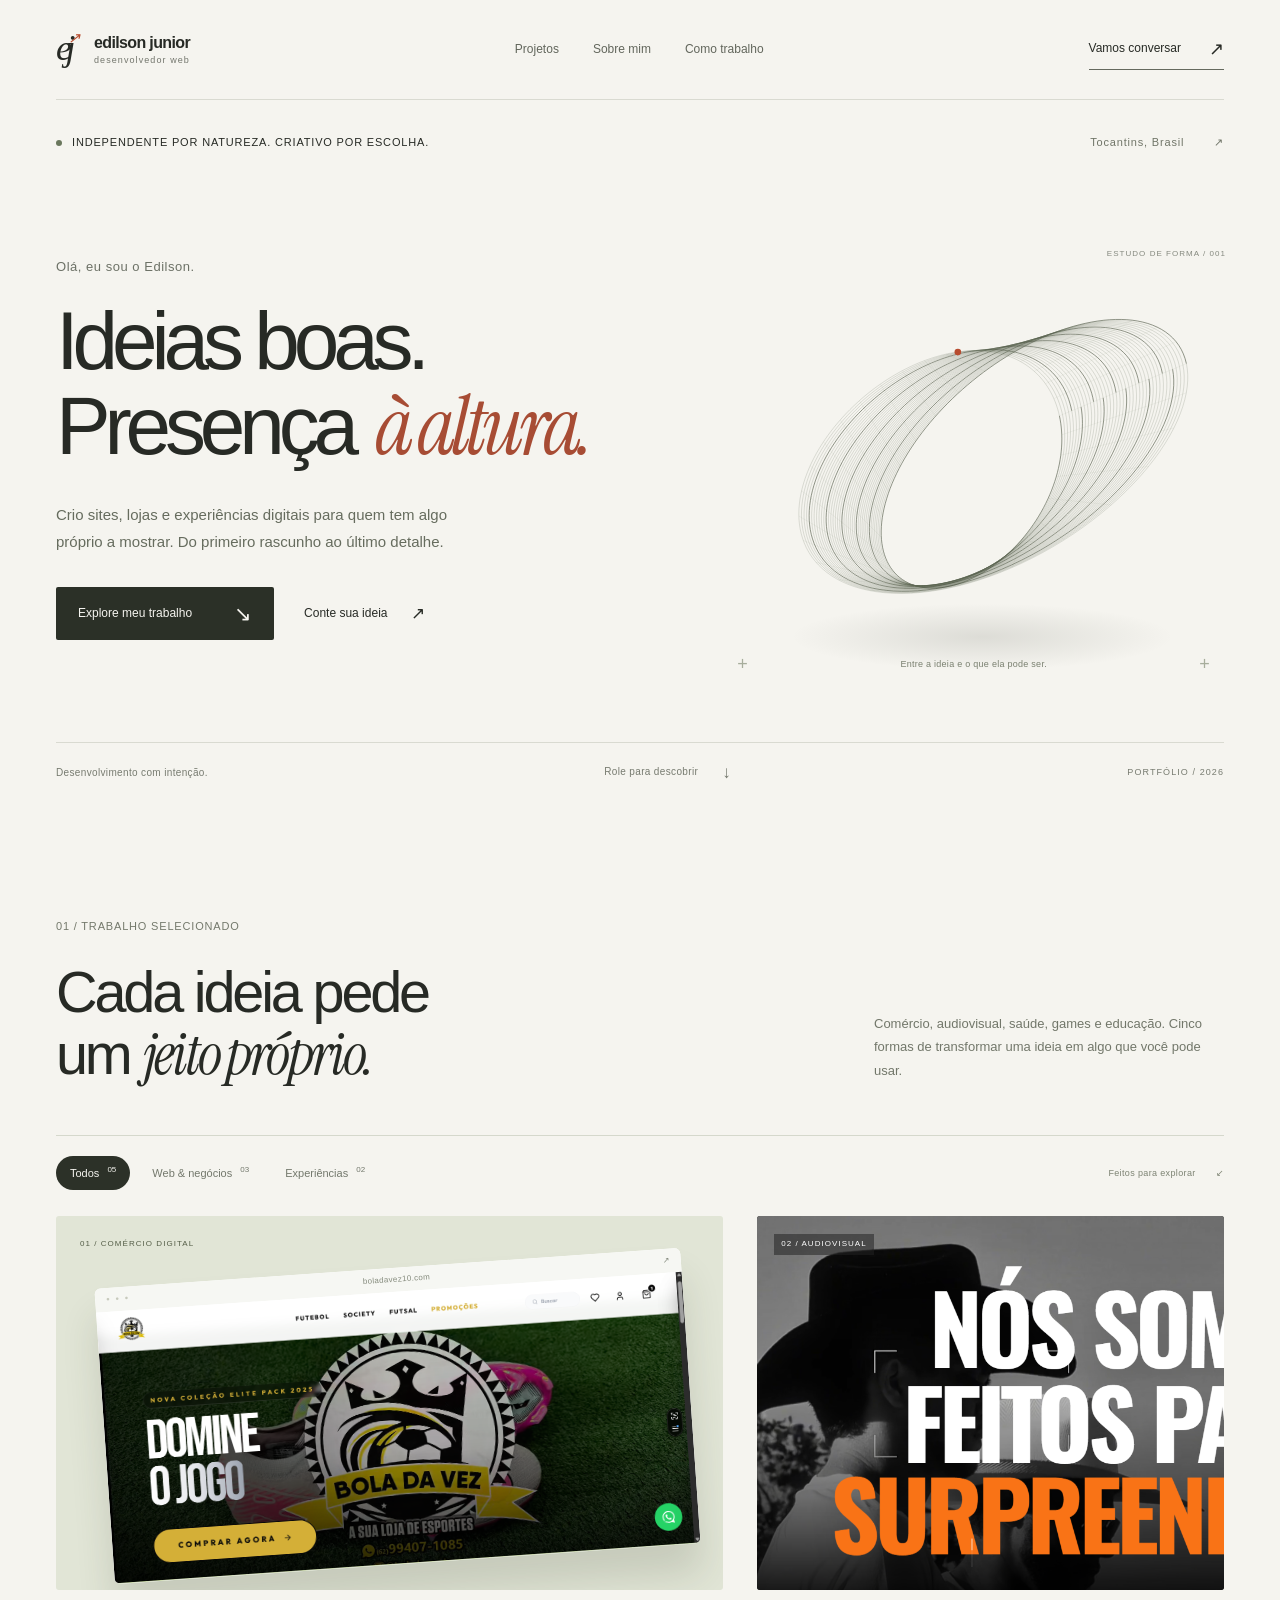
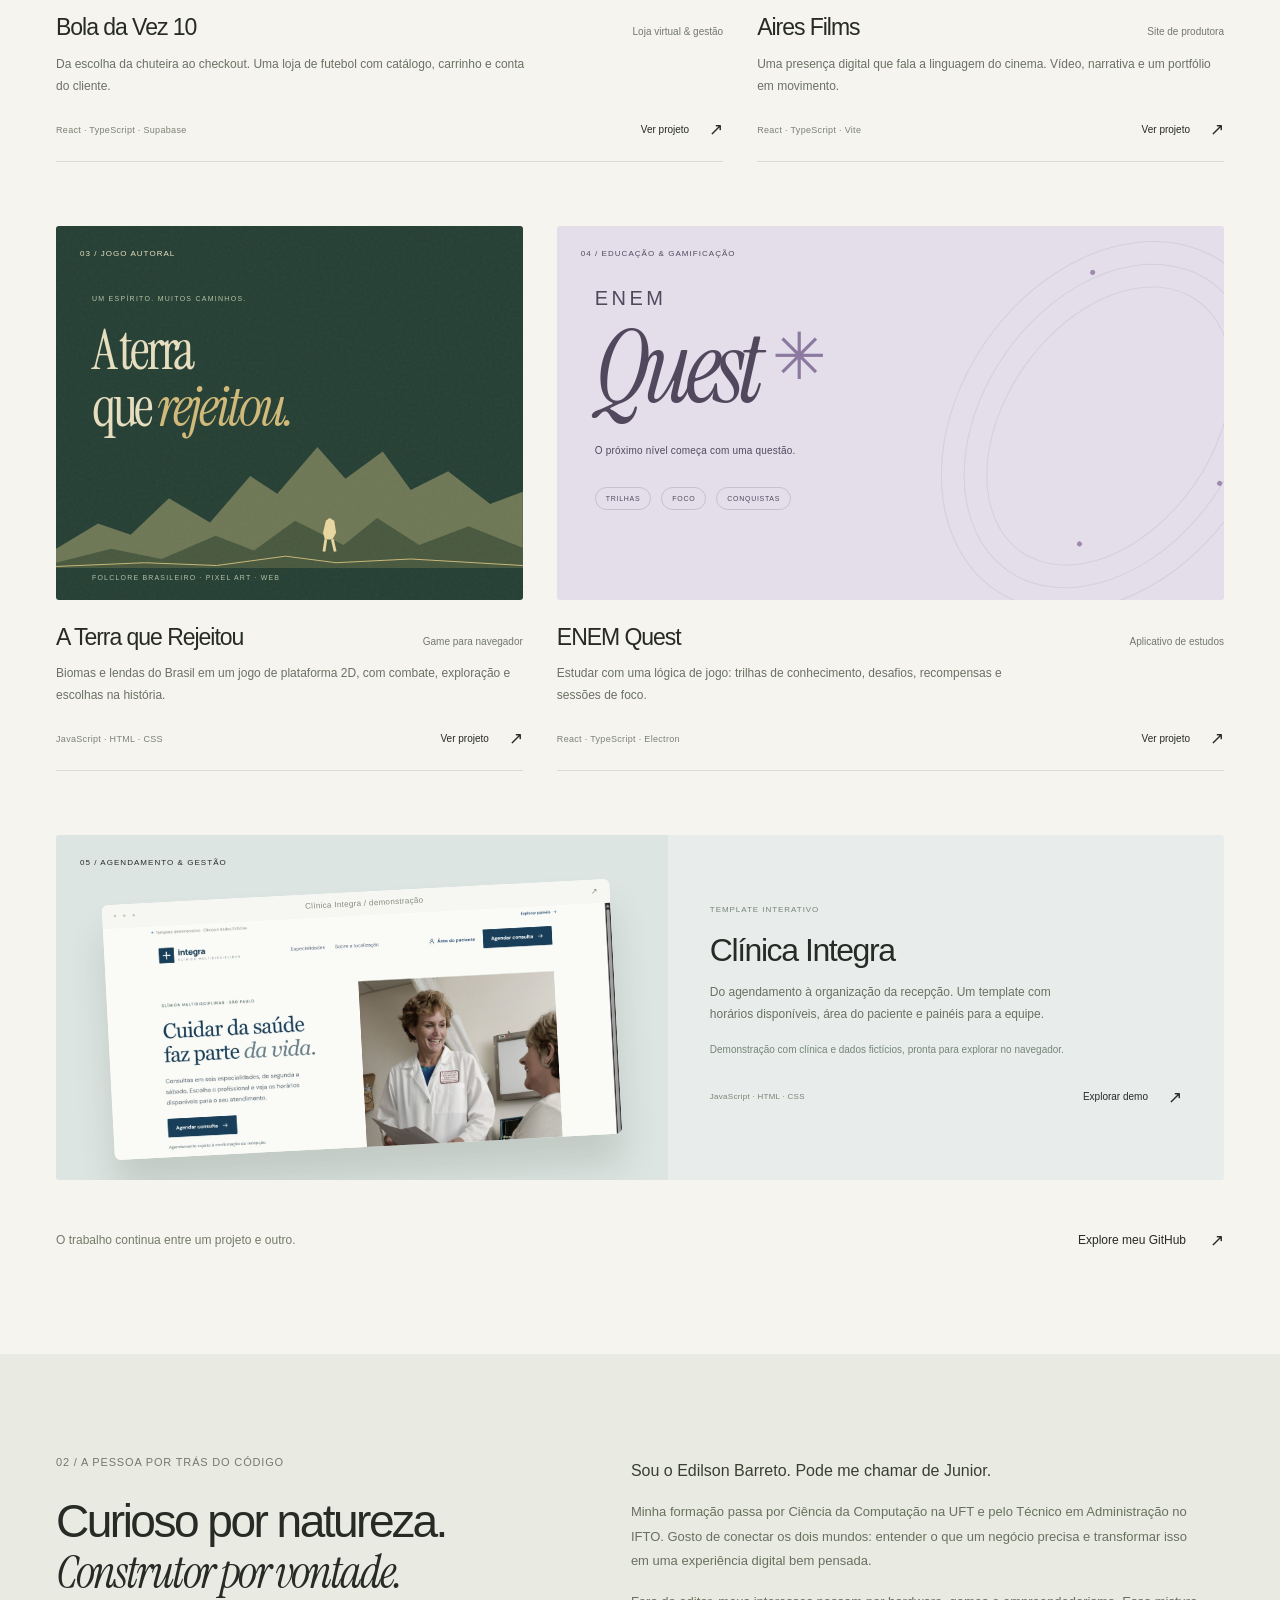
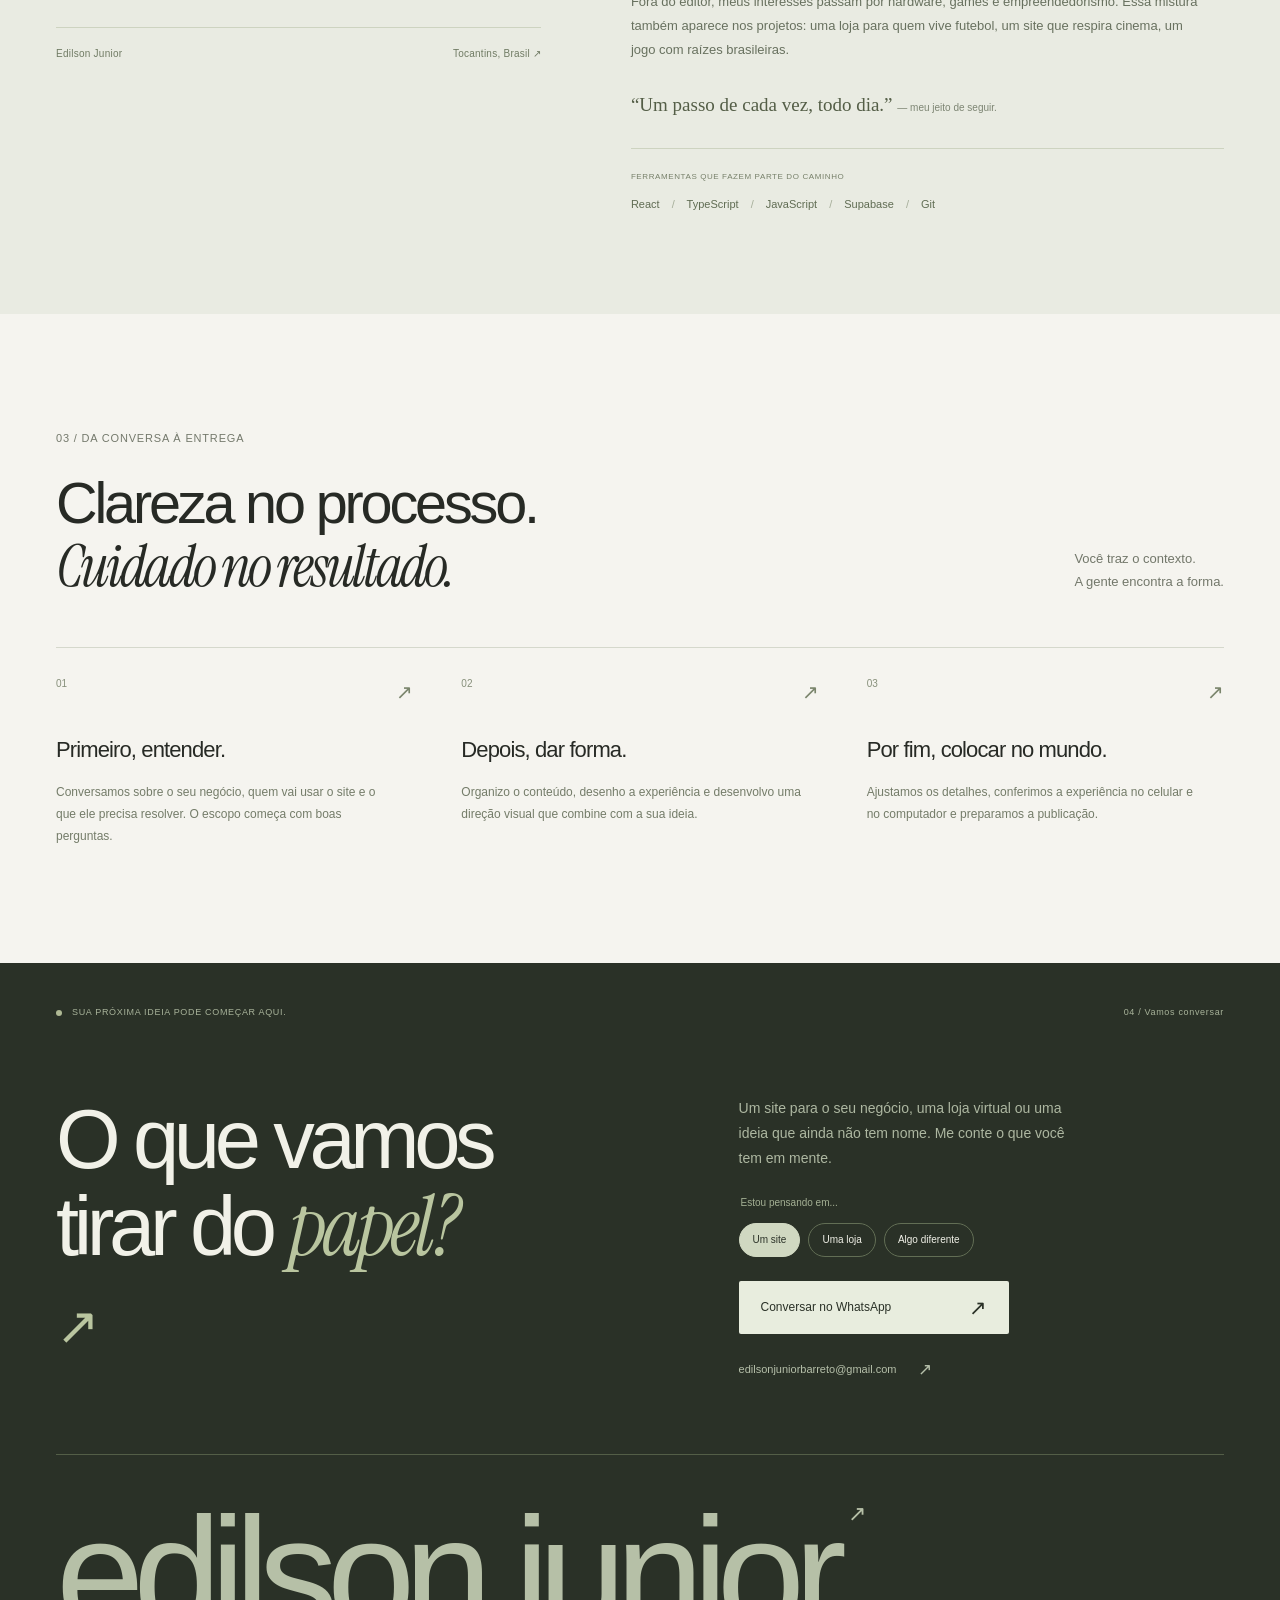
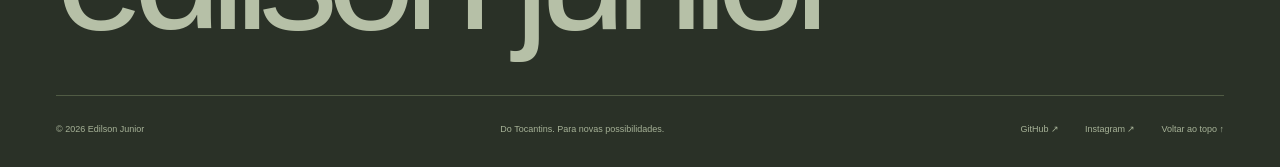
<file: index.html>
<!doctype html>
<html lang="pt-BR">
<head>
  <meta charset="utf-8">
  <meta name="viewport" content="width=device-width, initial-scale=1">
  <meta name="theme-color" content="#f5f4ef">
  <meta name="description" content="Edilson Junior, desenvolvedor web no Tocantins. Sites, lojas virtuais e experiências interativas feitas com cuidado, do primeiro rascunho ao último detalhe.">
  <meta property="og:title" content="Edilson Junior — Ideias ganham forma">
  <meta property="og:description" content="Desenvolvimento web com propósito e personalidade. Conheça os projetos e vamos tirar sua ideia do papel.">
  <meta property="og:type" content="website">
  <meta property="og:locale" content="pt_BR">
  <meta property="og:url" content="https://edilson-junior-portfolio.calmhazelnut2.chatgpt.site">
  <title>Edilson Junior — Ideias ganham forma</title>
  <link rel="icon" href="assets/favicon.svg" type="image/svg+xml">
  <link rel="stylesheet" href="fonts.css">
  <link rel="stylesheet" href="styles.css">
  <script src="app.js" defer></script>
</head>
<body>
  <a class="skip-link" href="#conteudo">Pular para o conteúdo</a>
  <header class="header">
    <a href="#inicio" class="brand" aria-label="Edilson Junior, início"><span class="monogram" aria-hidden="true">ej<span>↗</span></span><span>edilson junior<span class="brand-role">desenvolvedor web</span></span></a>
    <nav class="desktop-nav" aria-label="Navegação principal"><a href="#projetos">Projetos</a><a href="#sobre">Sobre mim</a><a href="#como-trabalho">Como trabalho</a></nav>
    <a class="header-cta" href="#contato">Vamos conversar <span aria-hidden="true">↗</span></a>
    <button class="menu-toggle" aria-controls="mobile-nav" aria-expanded="false" aria-label="Abrir menu"><span></span><span></span></button>
  </header>
  <nav id="mobile-nav" class="mobile-nav" aria-label="Navegação no celular" hidden><a href="#projetos">Projetos <span>01</span></a><a href="#sobre">Sobre mim <span>02</span></a><a href="#como-trabalho">Como trabalho <span>03</span></a><a href="#contato">Vamos conversar ↗</a></nav>
  <main id="conteudo">
    <section id="inicio" class="hero wrap">
      <div class="hero-top"><span class="eyebrow"><i class="status-dot"></i> Independente por natureza. Criativo por escolha.</span><span class="hero-location">Tocantins, Brasil <span aria-hidden="true">↗</span></span></div>
      <div class="hero-grid">
        <div class="hero-copy"><p class="overline">Olá, eu sou o Edilson.</p><h1>Ideias boas.<br>Presença <em>à altura.</em></h1><p class="hero-description">Crio sites, lojas e experiências digitais para quem tem algo próprio a mostrar. Do primeiro rascunho ao último detalhe.</p><div class="hero-actions"><a class="button button-dark" href="#projetos">Explore meu trabalho <span aria-hidden="true">↘</span></a><a class="text-link" href="#contato">Conte sua ideia <span aria-hidden="true">↗</span></a></div></div>
        <div class="sculpture" aria-hidden="true"><div class="sculpture-index">ESTUDO DE FORMA / 001</div><svg class="ribbon" viewBox="0 0 520 480"><defs><radialGradient id="ribbon-shadow"><stop stop-color="#383c31" stop-opacity=".13"/><stop offset="1" stop-color="#383c31" stop-opacity="0"/></radialGradient></defs><ellipse cx="268" cy="411" rx="184" ry="32" fill="url(#ribbon-shadow)"/><g id="ribbon-lines"></g><circle id="ribbon-spark" r="3.2" fill="#b84c2f"/></svg><div class="sculpture-caption"><span class="tiny-cross">+</span><span>Entre a ideia e o que ela pode ser.</span><span class="tiny-cross">+</span></div></div>
      </div>
      <div class="hero-bottom"><span>Desenvolvimento com intenção.</span><a href="#projetos">Role para descobrir <span aria-hidden="true">↓</span></a><span class="edition">PORTFÓLIO / 2026</span></div>
    </section>

    <section id="projetos" class="projects section wrap">
      <div class="section-heading"><div><p class="eyebrow">01 / Trabalho selecionado</p><h2>Cada ideia pede<br>um <em>jeito próprio.</em></h2></div><p class="section-intro">Comércio, audiovisual, saúde, games e educação. Cinco formas de transformar uma ideia em algo que você pode usar.</p></div>
      <div class="project-controls"><div class="filters" role="group" aria-label="Filtrar projetos"><button class="active" data-filter="all" aria-pressed="true">Todos <sup>05</sup></button><button data-filter="web" aria-pressed="false">Web & negócios <sup>03</sup></button><button data-filter="interactive" aria-pressed="false">Experiências <sup>02</sup></button></div><span class="small-note">Feitos para explorar <span aria-hidden="true">↙</span></span></div>
      <div class="project-grid">
        <article class="project project-wide" data-category="web">
          <button class="project-art art-bola open-case" data-project="bola" aria-label="Conhecer o projeto Bola da Vez 10"><div class="browser-frame"><div class="browser-bar"><span>● ● ●</span><span>boladavez10.com</span><span>↗</span></div><img src="assets/bola-da-vez.png" alt="Loja Bola da Vez, com catálogo esportivo e identidade em preto e dourado" width="1363" height="633" loading="lazy"></div><span class="art-corner">01 / COMÉRCIO DIGITAL</span><span class="art-explore" aria-hidden="true">↗</span></button>
          <div class="project-title"><h3>Bola da Vez 10</h3><span>Loja virtual & gestão</span></div><p class="project-description">Da escolha da chuteira ao checkout. Uma loja de futebol com catálogo, carrinho e conta do cliente.</p><div class="project-bottom"><span class="tech-list">React · TypeScript · Supabase</span><button class="case-link open-case" data-project="bola">Ver projeto <span aria-hidden="true">↗</span></button></div>
        </article>
        <article class="project project-narrow" data-category="web">
          <button class="project-art art-aires open-case" data-project="aires" aria-label="Conhecer o projeto Aires Films"><img src="assets/aires-films.png" alt="Página cinematográfica da Aires Films, com fotografia e tipografia marcante" width="1347" height="632" loading="lazy"><span class="art-corner">02 / AUDIOVISUAL</span><span class="art-explore" aria-hidden="true">↗</span></button>
          <div class="project-title"><h3>Aires Films</h3><span>Site de produtora</span></div><p class="project-description">Uma presença digital que fala a linguagem do cinema. Vídeo, narrativa e um portfólio em movimento.</p><div class="project-bottom"><span class="tech-list">React · TypeScript · Vite</span><button class="case-link open-case" data-project="aires">Ver projeto <span aria-hidden="true">↗</span></button></div>
        </article>
        <article class="project project-narrow" data-category="interactive">
          <button class="project-art art-terra open-case" data-project="terra" aria-label="Conhecer o jogo A Terra que Rejeitou"><span class="art-corner">03 / JOGO AUTORAL</span><div class="terra-cover"><span class="terra-small">UM ESPÍRITO. MUITOS CAMINHOS.</span><span class="terra-title">A terra<br>que <em>rejeitou.</em></span><svg viewBox="0 0 500 190" aria-hidden="true"><path d="M0 170 45 143 80 155 121 116 165 142 208 92 237 111 280 61 310 95 350 66 380 107 420 87 465 122 500 109V190H0Z" fill="#6e7755"/><path d="M0 185 59 170 113 181 171 156 212 172 256 140 308 166 344 137 389 166 442 146 500 169V190H0Z" fill="#48583e"/><path d="M0 189 95 185 172 188 246 178 300 185 380 181 500 188" stroke="#d3bd7d" fill="none"/><path d="m286 153 3-13 4-3 5 3 2 13-4 7h-8Z" fill="#e9d7a0"/><path d="m289 160-2 13m9-13 3 13" stroke="#e9d7a0" stroke-width="3"/></svg><span class="terra-footer">FOLCLORE BRASILEIRO · PIXEL ART · WEB</span></div><span class="art-explore" aria-hidden="true">↗</span></button>
          <div class="project-title"><h3>A Terra que Rejeitou</h3><span>Game para navegador</span></div><p class="project-description">Biomas e lendas do Brasil em um jogo de plataforma 2D, com combate, exploração e escolhas na história.</p><div class="project-bottom"><span class="tech-list">JavaScript · HTML · CSS</span><button class="case-link open-case" data-project="terra">Ver projeto <span aria-hidden="true">↗</span></button></div>
        </article>
        <article class="project project-wide" data-category="interactive">
          <button class="project-art art-quest open-case" data-project="quest" aria-label="Conhecer o projeto ENEM Quest"><span class="art-corner">04 / EDUCAÇÃO & GAMIFICAÇÃO</span><div class="quest-cover"><div class="quest-orbit" aria-hidden="true"><span>+</span><i></i><i></i><i></i></div><span class="quest-word">ENEM<span>Quest<span class="quest-star">✳</span></span></span><span class="quest-caption">O próximo nível começa com uma questão.</span><div class="quest-tags"><span>TRILHAS</span><span>FOCO</span><span>CONQUISTAS</span></div></div><span class="art-explore" aria-hidden="true">↗</span></button>
          <div class="project-title"><h3>ENEM Quest</h3><span>Aplicativo de estudos</span></div><p class="project-description">Estudar com uma lógica de jogo: trilhas de conhecimento, desafios, recompensas e sessões de foco.</p><div class="project-bottom"><span class="tech-list">React · TypeScript · Electron</span><button class="case-link open-case" data-project="quest">Ver projeto <span aria-hidden="true">↗</span></button></div>
        </article>
        <article class="project project-clinic" data-category="web">
          <button class="project-art art-clinica open-case" data-project="clinica" aria-label="Conhecer o template Clínica Integra"><span class="art-corner">05 / AGENDAMENTO & GESTÃO</span><div class="browser-frame"><div class="browser-bar"><span>● ● ●</span><span>Clínica Integra / demonstração</span><span>↗</span></div><img src="assets/clinica-integra.jpg" alt="Interface do template Clínica Integra, com agendamento e área do paciente" width="1440" height="1100" loading="lazy"></div><span class="art-explore" aria-hidden="true">↗</span></button>
          <div class="clinic-copy"><p class="eyebrow clinic-label">Template interativo</p><div class="project-title"><h3>Clínica Integra</h3></div><p class="project-description">Do agendamento à organização da recepção. Um template com horários disponíveis, área do paciente e painéis para a equipe.</p><p class="clinic-note">Demonstração com clínica e dados fictícios, pronta para explorar no navegador.</p><div class="project-bottom"><span class="tech-list">JavaScript · HTML · CSS</span><button class="case-link open-case" data-project="clinica">Explorar demo <span aria-hidden="true">↗</span></button></div></div>
        </article>
      </div>
      <div class="github-row"><p>O trabalho continua entre um projeto e outro.</p><a class="text-link" href="https://github.com/popiecloblestone" target="_blank" rel="noopener noreferrer">Explore meu GitHub <span aria-hidden="true">↗</span></a></div>
    </section>

    <section id="sobre" class="about section"><div class="wrap about-grid"><div class="about-heading"><p class="eyebrow">02 / A pessoa por trás do código</p><h2>Curioso por natureza.<br><em>Construtor por vontade.</em></h2><div class="about-identity"><span>Edilson Junior</span><span>Tocantins, Brasil ↗</span></div></div><div class="about-copy"><p class="lead">Sou o Edilson Barreto. Pode me chamar de Junior.</p><p>Minha formação passa por Ciência da Computação na UFT e pelo Técnico em Administração no IFTO. Gosto de conectar os dois mundos: entender o que um negócio precisa e transformar isso em uma experiência digital bem pensada.</p><p>Fora do editor, meus interesses passam por hardware, games e empreendedorismo. Essa mistura também aparece nos projetos: uma loja para quem vive futebol, um site que respira cinema, um jogo com raízes brasileiras.</p><p class="personal-note">“Um passo de cada vez, todo dia.” <span>— meu jeito de seguir.</span></p><div class="about-stack"><span class="eyebrow">Ferramentas que fazem parte do caminho</span><p>React <i>/</i> TypeScript <i>/</i> JavaScript <i>/</i> Supabase <i>/</i> Git</p></div></div></div></section>

    <section id="como-trabalho" class="process section wrap"><div class="section-heading"><div><p class="eyebrow">03 / Da conversa à entrega</p><h2>Clareza no processo.<br><em>Cuidado no resultado.</em></h2></div><p class="section-intro">Você traz o contexto.<br>A gente encontra a forma.</p></div><div class="process-grid"><div class="process-item"><span class="step-number">01 <span>↗</span></span><h3>Primeiro, entender.</h3><p>Conversamos sobre o seu negócio, quem vai usar o site e o que ele precisa resolver. O escopo começa com boas perguntas.</p></div><div class="process-item"><span class="step-number">02 <span>↗</span></span><h3>Depois, dar forma.</h3><p>Organizo o conteúdo, desenho a experiência e desenvolvo uma direção visual que combine com a sua ideia.</p></div><div class="process-item"><span class="step-number">03 <span>↗</span></span><h3>Por fim, colocar no mundo.</h3><p>Ajustamos os detalhes, conferimos a experiência no celular e no computador e preparamos a publicação.</p></div></div></section>

    <section id="contato" class="contact"><div class="wrap"><div class="contact-top"><p class="eyebrow"><i class="status-dot"></i> Sua próxima ideia pode começar aqui.</p><span>04 / Vamos conversar</span></div><div class="contact-grid"><h2>O que vamos<br>tirar do <em>papel?</em><span class="contact-arrow" aria-hidden="true">↗</span></h2><div class="contact-copy"><p>Um site para o seu negócio, uma loja virtual ou uma ideia que ainda não tem nome. Me conte o que você tem em mente.</p><fieldset class="contact-options"><legend>Estou pensando em...</legend><label><input type="radio" name="interest" value="um site" checked><span>Um site</span></label><label><input type="radio" name="interest" value="uma loja virtual"><span>Uma loja</span></label><label><input type="radio" name="interest" value="uma ideia diferente"><span>Algo diferente</span></label></fieldset><a id="whatsapp-contact" class="button button-light" href="https://wa.me/5563981590428?text=Ol%C3%A1%2C%20Junior!%20Vi%20seu%20portf%C3%B3lio%20e%20quero%20conversar%20sobre%20um%20site." target="_blank" rel="noopener noreferrer">Conversar no WhatsApp <span aria-hidden="true">↗</span></a><a class="email-link" href="mailto:edilsonjuniorbarreto@gmail.com">edilsonjuniorbarreto@gmail.com <span aria-hidden="true">↗</span></a></div></div><footer><a class="footer-name" href="#inicio">edilson junior<span>↗</span></a><div class="footer-bottom"><span>© 2026 Edilson Junior</span><span>Do Tocantins. Para novas possibilidades.</span><div><a href="https://github.com/popiecloblestone" target="_blank" rel="noopener noreferrer">GitHub ↗</a><a href="https://instagram.com/sobrinhojunior__" target="_blank" rel="noopener noreferrer">Instagram ↗</a><a href="#inicio">Voltar ao topo ↑</a></div></div></footer></div></section>
  </main>
  <dialog id="project-dialog" aria-labelledby="dialog-title"><div class="dialog-shell"><button class="dialog-close" aria-label="Fechar detalhes do projeto">Fechar <span aria-hidden="true">×</span></button><div id="dialog-content"></div></div></dialog>
</body>
</html>
</file>
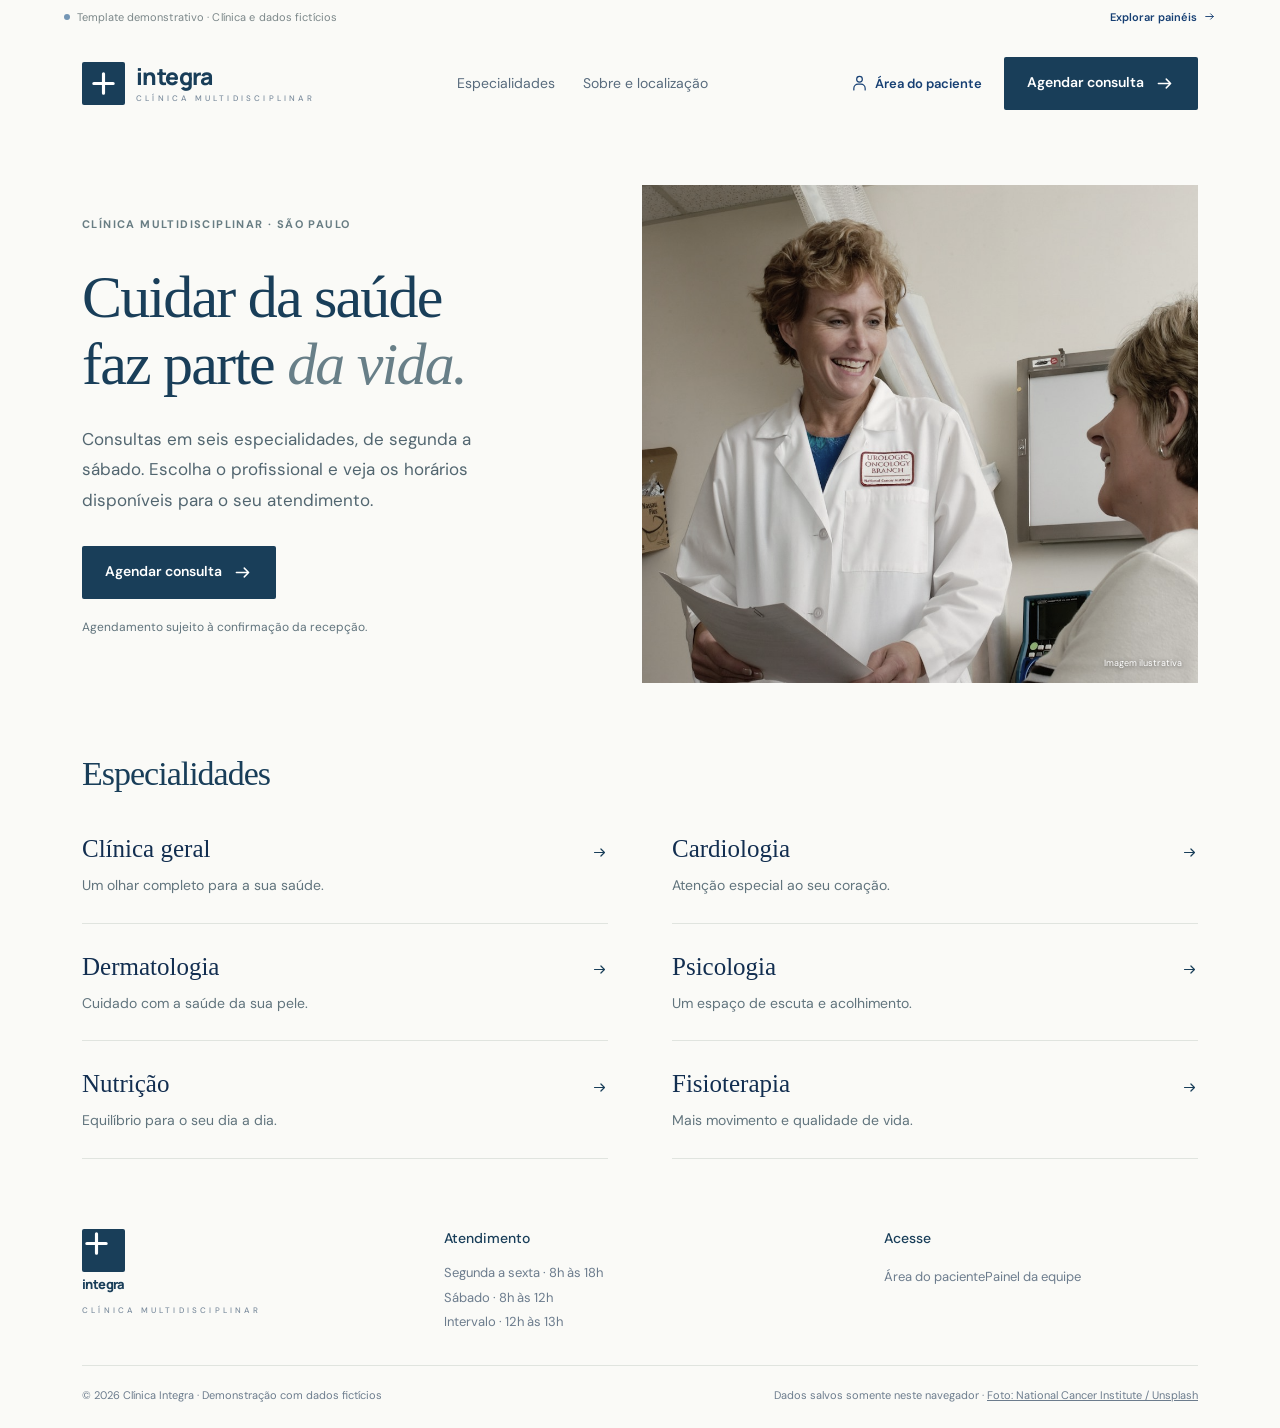
<file: demos/clinica/index.html>
<!doctype html>
<html lang="pt-BR">
<head>
  <meta charset="UTF-8">
  <meta name="viewport" content="width=device-width, initial-scale=1">
  <meta name="theme-color" content="#163f73">
  <meta name="description" content="Template demonstrativo de clínica multidisciplinar. Conheça o agendamento, a área do paciente e o painel administrativo da Clínica Integra.">
  <title>Clínica Integra — Cuidado em cada detalhe</title>
  <link rel="icon" href="data:image/svg+xml,%3Csvg xmlns='http://www.w3.org/2000/svg' viewBox='0 0 40 40'%3E%3Crect width='40' height='40' rx='11' fill='%23163f73'/%3E%3Cpath d='M17 9h6v8h8v6h-8v8h-6v-8H9v-6h8z' fill='white'/%3E%3C/svg%3E">
  <link rel="stylesheet" href="styles.css">
</head>
<body>
  <a class="skip-link" href="#main">Pular para o conteúdo</a>
  <div id="app"></div>
  <dialog id="modal" aria-labelledby="modal-title"></dialog>
  <div id="toast" role="status" aria-live="polite"></div>
  <script type="module" src="app.js"></script>
</body>
</html>
</file>
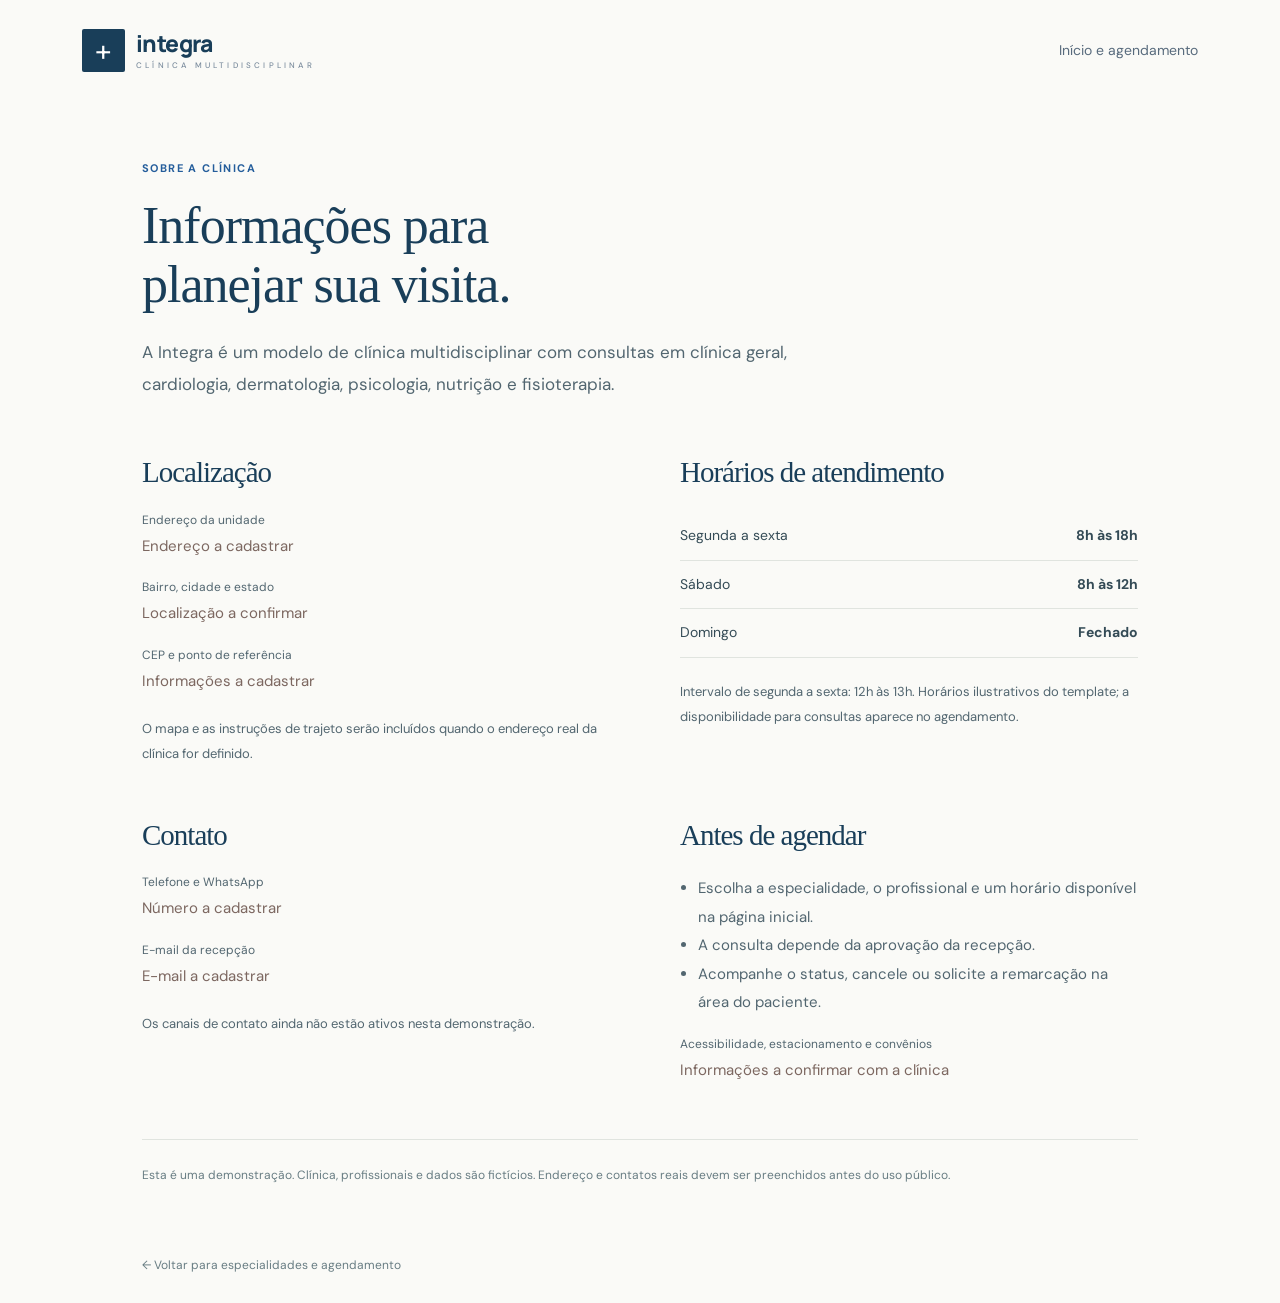
<file: demos/clinica/sobre.html>
<!doctype html>
<html lang="pt-BR"><head><meta charset="UTF-8"><meta name="viewport" content="width=device-width,initial-scale=1"><title>Sobre e localização | Clínica Integra</title><style>@import url('https://fonts.googleapis.com/css2?family=DM+Sans:wght@400;500;600;700&family=Manrope:wght@400;500;600;700;800&display=swap');
:root{--blue:#163f73;--primary:#245d9b;--deep:#122e50;--ink:#203449;--muted:#6c7c8d;--line:#e2e8ef;--soft:#f3f7fb;--white:#fff;--green:#27765f;--radius:12px;--shadow:0 12px 50px #1236580c;font-family:'DM Sans',Arial,sans-serif;color:var(--ink);font-synthesis:none}
*{box-sizing:border-box}body{margin:0;background:white}button,input,select,textarea{font:inherit}button,a,input,select,textarea{-webkit-tap-highlight-color:transparent}button,a{touch-action:manipulation}button{cursor:pointer}a{color:inherit;text-decoration:none}button{border:0}svg{width:21px;height:21px;fill:none;stroke:currentColor;stroke-width:1.7;stroke-linecap:round;stroke-linejoin:round;flex-shrink:0}button:focus-visible,a:focus-visible,input:focus-visible,select:focus-visible,textarea:focus-visible{outline:3px solid #82b9ef;outline-offset:3px}h1,h2,h3,h4,p{margin:0}h1,h2,h3,h4{font-family:'Manrope',Arial,sans-serif}h1{font-weight:800;letter-spacing:-1.6px}h2{font-weight:800;letter-spacing:-1px}p{line-height:1.7}small{font-size:12px}.container{max-width:1216px;margin:auto;padding:0 32px}.btn{display:inline-flex;gap:10px;align-items:center;justify-content:center;padding:13px 21px;border-radius:7px;background:var(--blue);color:white;font-weight:600;font-size:14px;line-height:1.4;transition:background .18s,transform .18s;white-space:nowrap}.btn:hover{background:#245990;transform:translateY(-1px)}.btn.light{background:#fff;color:var(--blue);border:1px solid var(--line)}.btn.light:hover{background:var(--soft)}.btn.pale{background:#eaf1f9;color:var(--blue)}.btn.small{padding:9px 13px;font-size:12px}.btn.danger{color:#a43c3c;background:#fceeee}.btn:disabled{opacity:.4;cursor:not-allowed;transform:none}.text-btn{display:inline-flex;align-items:center;gap:7px;background:transparent;color:var(--blue);font-weight:600;font-size:14px;padding:9px 0}.text-btn:hover{text-decoration:underline}.icon-btn{display:inline-grid;place-items:center;background:transparent;color:var(--muted);width:36px;height:36px;border-radius:7px}.icon-btn:hover{background:var(--soft);color:var(--blue)}.eyebrow{text-transform:uppercase;letter-spacing:2px;font-size:11px;font-weight:700;color:var(--primary);display:flex;align-items:center;gap:9px;margin-bottom:17px}.eyebrow:before{content:'';width:23px;height:2px;background:currentColor}.muted{color:var(--muted)}.row{display:flex;align-items:center;gap:12px}.spread{justify-content:space-between}.wrap{flex-wrap:wrap}.grow{flex:1}.stack{display:grid;gap:18px}.hidden{display:none!important}.skip-link{position:fixed;top:-100px;left:10px;z-index:100;background:white;padding:10px}.skip-link:focus{top:8px}
.demo-bar{background:#eef3f8;color:#58718b;font-size:11px;letter-spacing:.1px}.demo-bar .container{min-height:33px;display:flex;justify-content:space-between;align-items:center;gap:12px}.demo-label{display:flex;align-items:center;gap:7px}.demo-label:before{content:'';width:6px;height:6px;border-radius:50%;background:#7496b5}.demo-bar button{background:transparent;color:var(--blue);font-size:11px;font-weight:600;padding:8px 0;display:flex;align-items:center;gap:6px}.demo-bar svg{width:13px;height:13px}.site-header{position:sticky;top:0;background:#ffffffed;backdrop-filter:blur(16px);z-index:10;border-bottom:1px solid #edf1f5}.header-inner{height:89px;display:flex;align-items:center;justify-content:space-between;gap:25px}.brand{display:inline-flex;align-items:center;gap:11px;white-space:nowrap}.brand-symbol{width:43px;height:43px;border-radius:11px;display:grid;place-items:center;background:var(--blue);color:white}.brand-symbol svg{width:29px;height:29px;stroke-width:2.6}.brand-name{font-family:Manrope,Arial,sans-serif;font-size:23px;font-weight:800;letter-spacing:-.6px;color:var(--blue);line-height:1.05}.brand-name small{display:block;font-family:'DM Sans',Arial,sans-serif;font-size:8px;font-weight:500;letter-spacing:3.2px;text-transform:uppercase;margin-top:6px;color:#7c8d9e}.site-nav{display:flex;gap:28px;font-size:13px;color:#586b7d}.site-nav a:hover{color:var(--blue)}.header-actions{display:flex;align-items:center;gap:22px}.header-actions .text-btn{font-size:12px}.header-actions .text-btn svg{width:17px}.menu-toggle{display:none}.hero{background:linear-gradient(120deg,#f7fafd 10%,#fff 65%);overflow:hidden}.hero-inner{display:grid;grid-template-columns:1.03fr 1fr;gap:54px;padding-top:68px;padding-bottom:65px;align-items:center;min-height:610px}.hero-copy{padding-bottom:15px}.hero h1{font-size:clamp(40px,4.2vw,58px);line-height:1.14;color:var(--deep);max-width:540px}.hero h1 span{color:#3673ae}.hero-copy>p{font-size:15px;color:var(--muted);max-width:420px;margin:23px 0 29px}.hero-buttons{display:flex;gap:20px;align-items:center}.hero-buttons .btn{padding:16px 24px}.hero-note{margin-top:31px;display:flex;gap:10px;align-items:center;color:#718399;font-size:11px}.hero-note svg{color:#487f71;width:18px}.hero-visual{position:relative;padding:0 0 19px 13px}.hero-visual:before{content:'';position:absolute;inset:45px -30px -15px 48px;background:#e7eef6;border-radius:10px 10px 100px 10px}.hero-photo{position:relative;width:100%;height:430px;object-fit:cover;object-position:38% center;border-radius:7px 7px 72px 7px;display:block;filter:saturate(.75)}.photo-caption{position:absolute;right:16px;top:12px;color:white;text-shadow:0 1px 4px #0008;font-size:9px}.care-card{position:absolute;left:-30px;bottom:5px;display:flex;gap:14px;align-items:center;background:white;border:1px solid #edf1f5;box-shadow:0 12px 45px #14395a13;padding:20px 23px;border-radius:9px}.care-card .soft-icon{background:#e9f3ef;color:#4c8372}.care-card strong{font-family:Manrope,sans-serif;font-size:13px;display:block;margin-bottom:4px}.care-card small{color:var(--muted);font-size:11px}.soft-icon{width:46px;height:46px;display:grid;place-items:center;background:#eaf1f9;color:var(--primary);border-radius:10px;flex-shrink:0}.info-strip{border-top:1px solid var(--line);border-bottom:1px solid var(--line);background:#fff}.info-strip .container{display:grid;grid-template-columns:repeat(3,1fr);padding-top:25px;padding-bottom:25px}.info-item{display:flex;gap:16px;align-items:center;justify-content:center;border-right:1px solid var(--line)}.info-item:last-child{border:0}.info-item svg{color:#6085aa;width:25px;height:25px}.info-item b{display:block;font-size:13px;font-weight:600;margin-bottom:4px}.info-item span{font-size:11px;color:var(--muted)}.section{padding:77px 0;scroll-margin-top:100px}.section-heading{display:flex;justify-content:space-between;align-items:end;gap:25px;margin-bottom:32px}.section-heading h2{font-size:32px;line-height:1.28;color:var(--deep)}.section-heading p{font-size:13px;color:var(--muted);max-width:340px}.specialties{display:grid;grid-template-columns:repeat(3,1fr);gap:17px}.specialty-card{text-align:left;background:#fff;border:1px solid var(--line);padding:24px;border-radius:9px;transition:.2s;display:block}.specialty-card:hover{border-color:#8caed2;box-shadow:var(--shadow);transform:translateY(-3px)}.specialty-card .soft-icon{width:43px;height:43px;border-radius:9px;margin-bottom:21px}.specialty-card h3{font-size:15px;color:var(--deep);margin-bottom:7px}.specialty-card p{font-size:12px;color:var(--muted)}.specialty-card .row{justify-content:space-between}.specialty-card .row>svg{width:17px;color:#8198b0}.about-section{background:var(--soft)}.about-grid{display:grid;grid-template-columns:.9fr 1fr;gap:90px;align-items:center}.about-panel{background:var(--blue);border-radius:12px;padding:37px;color:white;position:relative;overflow:hidden;min-height:320px}.about-panel:after{content:'+';font-size:300px;position:absolute;right:-15px;top:-50px;font-weight:700;opacity:.045}.about-panel .brand-name{color:white}.about-panel .brand-name small{color:#adc3dd}.about-panel .brand-symbol{background:#ffffff14}.about-panel h3{font-size:26px;max-width:280px;line-height:1.4;margin:30px 0 15px}.about-panel p{font-size:13px;color:#bfd0e3;max-width:300px}.about-grid h2{font-size:31px;line-height:1.3;margin-bottom:18px}.about-grid>div>p{color:var(--muted);font-size:14px}.check-list{display:grid;gap:15px;margin-top:23px}.check-list div{display:flex;align-items:center;gap:10px;font-size:13px}.check-list svg{width:17px;color:var(--green)}.steps{display:grid;grid-template-columns:repeat(3,1fr);gap:45px}.how-step{position:relative}.step-number{display:grid;place-items:center;width:39px;height:39px;background:#edf3fa;border:1px solid #dce7f3;border-radius:50%;font:700 13px Manrope;color:var(--blue);margin-bottom:20px}.how-step h3{font-size:15px;margin-bottom:9px}.how-step p{font-size:13px;color:var(--muted)}.contact-band{display:flex;align-items:center;justify-content:space-between;gap:25px;background:#edf3f9;border-radius:12px;padding:30px 35px;margin-top:55px}.contact-band h3{font-size:19px;margin-bottom:6px}.contact-band p{font-size:12px;color:var(--muted)}.site-footer{background:#102e50;color:#adbed0;padding:42px 0 20px;font-size:12px}.site-footer .brand-name{color:white}.site-footer .brand-name small{color:#adbed0}.footer-grid{display:grid;grid-template-columns:1.6fr 1fr 1fr;gap:40px}.footer-grid p{font-size:12px;margin-top:16px;max-width:260px}.footer-grid b{color:white;display:block;margin-bottom:14px}.footer-grid span,.footer-grid a{display:block;line-height:2}.footer-bottom{border-top:1px solid #ffffff15;margin-top:30px;padding-top:20px;font-size:10px;display:flex;gap:15px;justify-content:space-between}.footer-bottom a{text-decoration:underline}
/* Shared dialogs and forms */
dialog{border:1px solid var(--line);padding:0;border-radius:16px;color:var(--ink);max-width:760px;width:calc(100% - 32px);max-height:90dvh;box-shadow:0 25px 100px #0e2b4d40}dialog::backdrop{background:#102d4c80;backdrop-filter:blur(3px)}.modal-head{display:flex;align-items:start;justify-content:space-between;padding:25px 29px 20px;gap:20px;border-bottom:1px solid var(--line)}.modal-head h2{font-size:21px;letter-spacing:-.6px;margin-bottom:5px}.modal-head p{font-size:12px;color:var(--muted)}.modal-body{padding:25px 29px}.modal-footer{padding:19px 29px;border-top:1px solid var(--line);display:flex;justify-content:space-between;align-items:center;gap:15px;background:#f9fbfd}.modal-footer small{color:var(--muted)}.stepper{display:flex;align-items:center;gap:0;padding:20px 29px 0}.stepper>div{flex:1;display:flex;align-items:center;gap:8px;color:#8b99a8;font-size:11px;position:relative}.stepper>div:not(:last-child):after{content:'';height:1px;background:var(--line);flex:1;margin-right:12px}.stepper b{width:25px;height:25px;display:grid;place-items:center;border:1px solid var(--line);border-radius:50%;font-size:11px}.stepper .active{color:var(--blue);font-weight:600}.stepper .active b{background:var(--blue);border-color:var(--blue);color:white}.choice-grid{display:grid;grid-template-columns:1fr 1fr;gap:12px}.choice{display:flex;gap:13px;align-items:center;padding:17px;border:1px solid var(--line);border-radius:9px;text-align:left;background:#fff;color:var(--ink)}.choice:hover,.choice.selected{border-color:#6d9bc9;background:#f1f6fc}.choice b{font-size:13px;display:block}.choice small{color:var(--muted);display:block;margin-top:5px;font-size:11px}.choice>svg{margin-left:auto;width:16px;color:#a3b3c3}.choice.selected>svg{color:var(--blue)}.avatar{width:42px;height:42px;display:inline-grid;place-items:center;border-radius:50%;color:#40607d;font-size:12px;font-weight:700;flex-shrink:0}.field{display:grid;gap:7px;font-size:12px;font-weight:500}.field input,.field select,.field textarea,.control{width:100%;border:1px solid #dbe3ec;border-radius:7px;padding:11px 12px;color:var(--ink);background:#fff;font-size:13px;min-height:42px}.field textarea{resize:vertical}.form-grid{display:grid;grid-template-columns:1fr 1fr;gap:18px}.full{grid-column:1/-1}.hint{font-size:11px;color:var(--muted);line-height:1.6;margin-top:9px}.notice{padding:13px 15px;background:#edf4fc;color:#426688;border:1px solid #dfeaf7;border-radius:7px;font-size:12px;line-height:1.6;display:flex;gap:9px;align-items:start}.notice svg{width:17px;margin-top:1px}.notice.amber{background:#fff8e9;border-color:#f7e8bf;color:#8e6c2d}.error{background:#fceeee;border:1px solid #f1d1d1;color:#9b3f3f;font-size:12px;padding:12px 14px;border-radius:7px;margin-top:14px}.date-grid{display:grid;grid-template-columns:repeat(7,1fr);gap:7px;margin:17px 0 24px}.date-choice{padding:11px 4px;border-radius:7px;border:1px solid var(--line);background:white;color:var(--ink);text-align:center}.date-choice small{display:block;font-size:10px;color:var(--muted);text-transform:capitalize;margin-bottom:5px}.date-choice strong{font-size:17px}.date-choice.selected{background:var(--blue);color:white;border-color:var(--blue)}.date-choice.selected small{color:#cad9eb}.date-choice:disabled{opacity:.3;cursor:not-allowed}.slot-grid{display:grid;grid-template-columns:repeat(6,1fr);gap:8px}.slot{background:#fff;border:1px solid var(--line);padding:10px 3px;border-radius:6px;color:var(--ink);font-size:12px}.slot:hover{border-color:#6b98c8}.slot.selected{background:var(--blue);border-color:var(--blue);color:white}.summary-card{background:var(--soft);border:1px solid var(--line);border-radius:9px;padding:18px;display:grid;gap:13px;margin-bottom:21px}.summary-line{display:flex;align-items:center;gap:9px;font-size:12px}.summary-line svg{color:#7893ad;width:17px}.summary-line b{font-weight:600}.success-view{text-align:center;padding:20px 10px}.success-icon{width:63px;height:63px;border-radius:50%;display:grid;place-items:center;margin:0 auto 20px;background:#e6f3ed;color:#32765e}.success-icon svg{width:30px;height:30px}.success-view h3{font-size:23px;margin-bottom:12px}.success-view p{font-size:13px;color:var(--muted);max-width:430px;margin:auto}.role-list{display:grid;gap:11px}.role-list .choice .soft-icon{width:40px;height:40px}.role-list .choice{padding:15px 17px}.divider{height:1px;background:var(--line);margin:20px 0}.status{display:inline-flex;align-items:center;gap:6px;font-size:10px;font-weight:600;border-radius:5px;padding:5px 8px;background:#eef2f6;color:#68798b;white-space:nowrap}.status:before{content:'';width:5px;height:5px;border-radius:50%;background:currentColor}.status.pending{color:#a0792f;background:#fff6df}.status.confirmed{color:#316da2;background:#eaf2fb}.status.completed{color:#33806a;background:#e8f5ef}.status.cancelled,.status.rejected{color:#a35555;background:#fceeee}.status.missed{color:#7e619d;background:#f2ecf7}.empty{padding:42px 20px;text-align:center;color:var(--muted);font-size:13px}.empty svg{display:block;width:35px;height:35px;margin:0 auto 15px;color:#97adbf}.empty h3{font-size:15px;color:var(--ink);margin-bottom:7px}#toast{position:fixed;bottom:25px;left:50%;transform:translate(-50%,15px);z-index:100;padding:13px 21px;border-radius:9px;background:var(--deep);color:white;font-size:13px;box-shadow:0 10px 30px #0002;opacity:0;pointer-events:none;transition:.2s;max-width:calc(100vw - 30px);text-align:center}#toast.show{opacity:1;transform:translate(-50%,0)}
/* Management app */
.workspace{min-height:100dvh;background:#f5f7fa;display:grid;grid-template-columns:238px minmax(0,1fr)}.sidebar{background:white;border-right:1px solid var(--line);padding:29px 20px;position:sticky;top:0;height:100dvh;display:flex;flex-direction:column;z-index:11}.sidebar .brand{padding:0 7px}.sidebar .brand-symbol{width:36px;height:36px;border-radius:9px}.sidebar .brand-name{font-size:21px}.sidebar .brand-name small{font-size:7px;letter-spacing:2.8px}.sidebar-label{font-size:9px;color:#9aa7b4;letter-spacing:1.5px;margin:40px 12px 12px;text-transform:uppercase;font-weight:600}.side-nav{display:grid;gap:5px}.side-nav button{display:flex;align-items:center;gap:11px;width:100%;padding:12px 14px;border-radius:7px;background:white;color:#718194;text-align:left;font-size:12px}.side-nav button svg{width:18px;height:18px}.side-nav button.active{color:var(--blue);background:#edf3fb;font-weight:600}.side-nav button:hover{background:#f3f6fa}.nav-count{margin-left:auto;background:#dce9f9;color:#3d6f9e;font-size:9px;padding:2px 6px;border-radius:4px}.side-bottom{margin-top:auto}.demo-box{padding:15px;background:#f5f8fc;border:1px solid var(--line);border-radius:8px;margin-bottom:17px}.demo-box b{font-size:11px;display:block;margin-bottom:5px}.demo-box p{font-size:10px;color:var(--muted);line-height:1.6}.side-user{padding:13px 5px 0;border-top:1px solid var(--line);display:flex;gap:9px;align-items:center}.side-user .avatar{width:33px;height:33px;background:#e8eef6;font-size:10px}.side-user b{display:block;font-size:11px}.side-user small{font-size:10px;color:var(--muted);display:block;margin-top:4px}.side-user button{margin-left:auto}.work-top{display:flex;justify-content:space-between;align-items:center;gap:20px;min-height:78px;background:#fff;border-bottom:1px solid var(--line);padding:0 36px}.breadcrumb{font-size:11px;color:#91a0af;display:flex;align-items:center;gap:9px}.breadcrumb span{color:#4e657b}.work-top .text-btn{font-size:11px}.work-content{padding:31px 36px 45px;max-width:1580px;margin:auto}.page-heading{display:flex;align-items:center;justify-content:space-between;gap:20px;margin-bottom:25px}.page-heading h1{font-size:27px;letter-spacing:-.8px;margin-bottom:6px}.page-heading p{font-size:12px;color:var(--muted)}.page-heading .btn{font-size:12px;padding:11px 16px}.demo-pill{color:#8b773c;background:#fff9e8;border:1px solid #f0e7c6;border-radius:5px;font-size:9px;padding:4px 7px;letter-spacing:.4px}.metrics{display:grid;grid-template-columns:repeat(4,1fr);gap:17px;margin-bottom:24px}.metric{background:#fff;border:1px solid var(--line);border-radius:9px;padding:20px;min-width:0}.metric-top{display:flex;justify-content:space-between;align-items:center;gap:10px}.metric-top span{font-size:11px;color:#758598}.metric-top svg{width:17px;height:17px;color:#8da7c0}.metric strong{display:block;font:800 29px Manrope,sans-serif;margin:10px 0 6px;color:var(--deep);letter-spacing:-.7px}.metric small{font-size:10px;color:#93a0af}.panel{background:white;border:1px solid var(--line);border-radius:10px;overflow:hidden}.panel-head{display:flex;justify-content:space-between;align-items:center;gap:15px;padding:19px 22px;border-bottom:1px solid var(--line)}.panel-head h2{font-size:14px;letter-spacing:-.2px}.panel-head p{font-size:11px;color:var(--muted);margin-top:4px}.panel-body{padding:22px}.dashboard-grid{display:grid;grid-template-columns:minmax(0,1fr) 290px;gap:22px}.filters{display:flex;gap:10px;flex-wrap:wrap;padding:17px 22px;border-bottom:1px solid var(--line);align-items:center}.filters input,.filters select{font-size:11px;padding:9px 11px;border:1px solid var(--line);border-radius:6px;background:#fff;color:#60758a;min-width:0}.filters .search{flex:1;min-width:150px}.table-scroll{overflow-x:auto}table{width:100%;border-collapse:collapse;font-size:11px;white-space:nowrap}th{text-align:left;padding:13px 20px;background:#fafbfd;color:#92a0af;font-size:9px;font-weight:600;letter-spacing:.5px;text-transform:uppercase;border-bottom:1px solid var(--line)}td{padding:16px 20px;border-bottom:1px solid #edf1f5;color:#678096}tr:last-child td{border-bottom:0}td b{font-size:11px;color:#354f68;display:block;font-weight:600}td small{display:block;font-size:9px;color:#9ba8b5;margin-top:5px}.patient-cell{display:flex;gap:9px;align-items:center}.patient-cell .avatar{width:31px;height:31px;font-size:9px;background:#edf2f8}.table-action{padding:5px 7px;background:#f1f5fa;border-radius:5px;color:var(--primary);font-size:10px}.pending-card{padding:18px 20px;border-bottom:1px solid var(--line)}.pending-card:last-child{border:0}.pending-card .row{gap:9px}.pending-card b{font-size:11px}.pending-card p{font-size:10px;color:var(--muted);margin:9px 0 12px}.pending-card .btn{font-size:10px;padding:7px 11px}.small-info{font-size:10px;color:#8c9bab;padding:13px 20px;background:#fcfdff;border-top:1px solid var(--line)}.day-nav{display:flex;gap:9px;align-items:center}.day-nav input{border:1px solid var(--line);border-radius:6px;color:var(--ink);padding:8px;font-size:12px;background:white}.agenda-grid{display:grid;grid-template-columns:repeat(3,1fr);gap:16px}.agenda-doctor{background:white;border:1px solid var(--line);border-radius:9px;overflow:hidden}.agenda-doctor-head{display:flex;gap:10px;align-items:center;padding:17px;border-bottom:1px solid var(--line)}.agenda-doctor-head b{display:block;font-size:12px}.agenda-doctor-head small{display:block;color:var(--muted);font-size:10px;margin-top:4px}.agenda-entry{display:flex;gap:12px;padding:15px;border-bottom:1px solid #edf1f5;align-items:start}.agenda-entry>strong{font-size:12px;color:var(--blue);margin-top:3px}.agenda-entry>div{border-left:2px solid #8caed1;padding-left:11px}.agenda-entry b{display:block;font-size:11px;margin-bottom:6px}.agenda-entry .status{font-size:8px}.agenda-entry button{font-size:10px;background:transparent;color:var(--primary);padding:7px 0 0}.calendar-empty{font-size:11px;color:#9ba8b5;padding:23px 15px;text-align:center}.patient-grid{display:grid;grid-template-columns:repeat(2,1fr);gap:19px}.appointment-card{background:white;border:1px solid var(--line);border-radius:10px;padding:23px}.appointment-card .date-box{background:#edf3fa;border-radius:8px;text-align:center;min-width:57px;padding:11px;color:var(--blue)}.date-box strong{display:block;font:800 23px Manrope;line-height:1}.date-box small{font-size:9px;text-transform:uppercase}.appointment-card h3{font-size:14px;margin:6px 0}.appointment-card p{font-size:12px;color:var(--muted)}.appointment-card .card-meta{display:flex;flex-wrap:wrap;gap:17px;font-size:11px;color:#8393a3;margin:20px 0;padding:15px 0;border-top:1px solid var(--line);border-bottom:1px solid var(--line)}.card-meta span{display:flex;align-items:center;gap:6px}.card-meta svg{width:15px;height:15px}.chart-row{display:flex;align-items:center;gap:14px;margin:17px 0;font-size:11px}.chart-label{width:130px;flex-shrink:0;color:#72869a}.chart-track{height:10px;background:#f0f4f8;border-radius:3px;flex:1;overflow:hidden}.chart-fill{height:100%;background:#5884b2;border-radius:3px;min-width:2px}.report-grid{display:grid;grid-template-columns:1fr 1fr;gap:21px}.timeline{display:grid;gap:16px;margin-top:20px}.timeline>div{border-left:2px solid #dde6ef;padding-left:13px}.timeline b{font-size:11px;display:block}.timeline small{color:var(--muted);font-size:10px;display:block;margin-top:5px}.detail-grid{display:grid;grid-template-columns:1fr 1fr;gap:18px}.detail-grid small{color:var(--muted);display:block;font-size:10px;margin-bottom:5px}.detail-grid b{font-size:12px}.mobile-side{display:none}.section-subtitle{font-size:13px;margin:24px 0 14px}.section-subtitle:first-child{margin-top:0}
@media(min-width:1500px){.container{max-width:1300px}.hero-inner{gap:80px}.hero h1{font-size:60px}}
@media(max-width:1150px){.site-nav{gap:18px}.header-actions{gap:15px}.hero-inner{gap:30px}.hero h1{font-size:47px}.hero-photo{height:410px}.care-card{left:-10px;padding:15px}.dashboard-grid{grid-template-columns:minmax(0,1fr)}.dashboard-grid>.panel:last-child .pending-list{display:grid;grid-template-columns:repeat(3,1fr)}.pending-card{border-right:1px solid var(--line)}.workspace{grid-template-columns:210px minmax(0,1fr)}.sidebar{padding:25px 13px}.work-content{padding:25px}.work-top{padding:0 25px}.metrics{gap:10px}.metric{padding:15px}.agenda-grid{grid-template-columns:repeat(2,1fr)}}
@media(max-width:900px){.site-nav{display:none}.hero-inner{padding-top:47px;gap:28px;min-height:540px}.hero h1{font-size:40px}.hero-copy>p{font-size:13px}.hero-photo{height:370px}.hero-buttons{gap:12px;flex-wrap:wrap}.hero-buttons .btn{padding:13px 17px;font-size:12px}.hero-buttons .text-btn{font-size:12px}.care-card strong{font-size:11px}.care-card small{font-size:9px}.care-card .soft-icon{width:35px;height:35px}.hero-note{font-size:10px;margin-top:20px}.about-grid{gap:40px}.specialties{gap:12px}.specialty-card{padding:19px}.section{padding:57px 0}.workspace{grid-template-columns:76px minmax(0,1fr)}.sidebar{padding:25px 12px}.sidebar .brand{padding:0 5px}.sidebar .brand-name,.side-nav button .nav-label,.sidebar-label,.nav-count,.demo-box,.side-user .grow,.side-user .icon-btn{display:none}.side-nav{margin-top:35px}.side-nav button{padding:13px;justify-content:center}.side-user{border-top:0;justify-content:center}.metrics{grid-template-columns:repeat(2,1fr)}.report-grid{grid-template-columns:1fr}.patient-grid{grid-template-columns:1fr}.side-user .avatar{width:33px}.dashboard-grid>.panel:last-child .pending-list{grid-template-columns:1fr 1fr}}
@media(max-width:640px){.container{padding:0 21px}.demo-bar .container{font-size:9px;min-height:30px}.demo-bar button{font-size:9px}.demo-bar .demo-label{gap:5px}.header-inner{height:75px;gap:10px}.brand-symbol{width:35px;height:35px;border-radius:9px}.brand-symbol svg{width:24px}.brand-name{font-size:21px}.brand-name small{font-size:7px;letter-spacing:2.5px}.header-actions{gap:8px}.header-actions>.text-btn{display:none}.header-actions .btn{padding:10px 12px;font-size:11px;gap:5px}.header-actions .btn svg{width:15px}.hero-inner{grid-template-columns:1fr;gap:35px;padding-top:41px;padding-bottom:42px}.hero-copy{padding-bottom:0}.eyebrow{font-size:9px;letter-spacing:1.6px;margin-bottom:15px}.hero h1{font-size:42px;max-width:400px;letter-spacing:-1.4px}.hero-copy>p{font-size:14px;margin:21px 0 25px;max-width:350px}.hero-buttons .btn{font-size:12px;padding:14px 19px}.hero-buttons .text-btn{font-size:12px}.hero-note{margin-top:23px}.hero-visual{padding-left:12px;margin:0 10px}.hero-visual:before{right:-12px;bottom:0}.hero-photo{height:320px;object-position:40% 40%}.care-card{left:0;bottom:0;padding:15px 18px}.care-card strong{font-size:12px}.care-card small{font-size:10px}.info-strip .container{grid-template-columns:1fr;padding-top:9px;padding-bottom:9px}.info-item{justify-content:start;border-right:0;border-bottom:1px solid var(--line);padding:15px 9px;gap:16px}.info-item b{font-size:12px}.info-item span{font-size:11px}.info-item svg{width:23px}.section{padding:47px 0}.section-heading{display:block;margin-bottom:25px}.section-heading h2{font-size:27px}.section-heading p{margin-top:13px;font-size:12px}.section-heading>.text-btn{margin-top:10px}.specialties{grid-template-columns:1fr 1fr;gap:11px}.specialty-card{padding:19px 15px}.specialty-card h3{font-size:13px}.specialty-card p{font-size:11px;line-height:1.6}.specialty-card .row>svg{display:none}.specialty-card .soft-icon{width:38px;height:38px;margin-bottom:16px}.about-grid{grid-template-columns:1fr;gap:32px}.about-panel{min-height:290px;padding:29px}.about-grid h2{font-size:27px}.steps{grid-template-columns:1fr;gap:28px}.how-step{padding-left:58px}.step-number{position:absolute;left:0;top:0}.how-step h3{font-size:14px}.how-step p{font-size:12px}.contact-band{display:block;padding:25px;margin-top:35px}.contact-band .btn{margin-top:19px;font-size:12px}.footer-grid{grid-template-columns:1fr 1fr;gap:30px}.footer-grid>div:first-child{grid-column:1/-1}.footer-bottom{display:block;line-height:1.8}.footer-bottom span{display:block;margin-top:8px}.workspace{grid-template-columns:1fr}.sidebar{display:none}.work-top{padding:0 18px;min-height:62px}.mobile-side{display:flex;gap:5px}.breadcrumb{display:none}.work-content{padding:23px 17px 40px}.page-heading{align-items:start;gap:10px}.page-heading h1{font-size:23px}.page-heading p{font-size:11px;max-width:240px}.page-heading .btn{font-size:10px;padding:10px;gap:4px}.page-heading .btn svg{width:15px}.metric{padding:15px}.metric-top span{font-size:10px}.metric strong{font-size:26px}.metric small{font-size:9px}.metrics{gap:10px;margin-bottom:17px}.dashboard-grid{gap:17px}.dashboard-grid>.panel:last-child .pending-list{grid-template-columns:1fr}.panel-head{padding:17px}.panel-head h2{font-size:13px}.filters{padding:13px;gap:7px}.filters input,.filters select{flex:1;min-width:100px}.filters .search{flex-basis:100%}th,td{padding:13px 15px}.agenda-grid{grid-template-columns:1fr}.day-nav{gap:4px}.day-nav input{font-size:11px;padding:7px}.day-nav .btn{font-size:10px;padding:8px}.report-grid{gap:17px}.panel-body{padding:18px}.appointment-card{padding:19px}.work-top .text-btn{font-size:10px}.mobile-nav-dialog{display:grid;gap:8px}.mobile-nav-dialog button{text-align:left;justify-content:start}.modal-head{padding:21px 20px 17px}.modal-head h2{font-size:19px}.modal-body{padding:22px 20px}.modal-footer{padding:17px 20px}.modal-footer .btn{font-size:12px;padding:11px 15px}.modal-footer small{font-size:10px}.stepper{padding:18px 20px 0}.stepper>div{gap:5px;font-size:9px}.stepper>div:not(:last-child):after{margin-right:6px}.stepper b{width:22px;height:22px;font-size:10px}.choice-grid{gap:9px}.choice{padding:13px 10px;gap:8px}.choice .soft-icon{width:31px;height:31px;border-radius:6px}.choice svg{width:17px}.choice b{font-size:11px}.choice small{font-size:9px;line-height:1.4}.choice>.avatar{width:33px;height:33px;font-size:10px}.form-grid{grid-template-columns:1fr;gap:15px}.slot-grid{grid-template-columns:repeat(4,1fr)}.date-grid{gap:4px}.date-choice{padding:10px 2px}.date-choice small{font-size:8px}.date-choice strong{font-size:15px}.detail-grid{gap:17px}.chart-label{width:110px;font-size:10px}.photo-caption{font-size:8px}}
@media(prefers-reduced-motion:reduce){*{scroll-behavior:auto!important;transition:none!important;animation:none!important}}
.work-main{min-width:0}
@media(max-width:900px){.side-nav button .nav-label,.sidebar .brand-name{display:block;position:absolute;width:1px;height:1px;padding:0;margin:-1px;overflow:hidden;clip-path:inset(50%);white-space:nowrap;border:0}}
@media(max-width:640px){.hero h1{font-size:36px}}
@media(max-width:640px){.workspace{grid-template-columns:minmax(0,1fr)}.work-top .brand-name small,.work-top .demo-pill{display:none}.work-top .brand-name{font-size:20px}.work-top .row{gap:6px}.page-heading>div:first-child{min-width:0}.panel,.agenda-doctor{min-width:0}.work-top .brand{gap:9px}}

/* Public site: restrained editorial layout */
body:has(.site-header){background:#fafaf7}
.site-header{background:#fafaf7f5;border-bottom:1px solid #d9dfdf}
.header-inner{height:100px}.site-nav{font-size:12px;gap:32px}
.site-header .btn,.hero .btn,.contact-band .btn{border-radius:2px;background:#193e59;padding:16px 23px}
.brand-symbol{border-radius:2px;background:#193e59}.brand-name{color:#193e59}
.demo-bar{background:#e6ebe9}.hero{background:#fafaf7}
.hero-inner{grid-template-columns:1fr 1.12fr;gap:70px;padding-top:48px;padding-bottom:48px;min-height:640px}
.hero h1{font-family:Georgia,'Times New Roman',serif;font-size:64px;font-weight:400;letter-spacing:-2.5px;line-height:1.07;color:#193e59}
.hero h1 span{color:#687f88;font-style:italic}
.hero-copy>p{font-size:14px;line-height:1.9;max-width:350px;margin:28px 0 30px;color:#667277}
.hero .eyebrow{font-size:9px;letter-spacing:1.7px;color:#687d83;margin-bottom:30px}.eyebrow:before{display:none}
.hero-visual{padding:0;align-self:stretch;min-height:490px}.hero-visual:before,.care-card{display:none}
.hero-photo{height:100%;min-height:490px;border-radius:0;object-position:42% center;filter:saturate(.55)}
.photo-caption{top:auto;bottom:14px;right:16px}.hero-buttons{align-items:start;flex-direction:column;gap:12px}.hero-buttons .text-btn{font-size:11px;font-weight:400;border-bottom:1px solid #9caaae;padding-bottom:5px}.hero-note{font-size:10px;max-width:320px;margin-top:32px;line-height:1.7}.hero-note svg{display:none}
.info-strip{background:#f0f2ee;border-color:#dce1db}.info-strip .container{padding-top:23px;padding-bottom:23px}.info-item{justify-content:start;padding-left:30px;border-color:#d2dad5}.info-item:first-child{padding-left:0}.info-item svg{display:none}.info-item b{font-size:11px;font-weight:500;color:#193e59}.info-item span{font-size:10px}
.section{padding:85px 0}.section-heading h2,.about-grid h2{font-family:Georgia,'Times New Roman',serif;font-size:42px;line-height:1.15;letter-spacing:-1px;font-weight:400;color:#193e59}.section-heading{margin-bottom:40px}.section-heading p{font-size:12px;max-width:280px}
.specialties{grid-template-columns:1fr 1fr;column-gap:55px;row-gap:0;border-top:1px solid #cdd5d4}
.specialty-card{position:relative;border:0;border-bottom:1px solid #cdd5d4;background:transparent;border-radius:0;padding:26px 0;box-shadow:none}
.specialty-card:hover{background:#eef1eb;border-color:#cdd5d4;box-shadow:none;transform:none;padding-left:12px;padding-right:12px}
.specialty-card>.soft-icon{display:none}.specialty-card h3{font-family:Georgia,serif;font-size:23px;font-weight:400;margin-bottom:10px}.specialty-card p{font-size:11px}.specialty-card .row>svg{color:#193e59}
.about-section{background:#e9eeeb}.about-panel{background:#193e59;border-radius:0;padding:40px;min-height:350px}.about-panel:after{display:none}.about-panel h3{font-family:Georgia,serif;font-weight:400;font-size:30px}.about-grid{gap:80px}.about-grid>div>p{font-size:13px}.check-list div{font-size:12px}.check-list svg{width:13px}
.step-number{background:transparent;border:0;border-radius:0;justify-content:start;color:#7c929b;font:italic 30px Georgia}.how-step h3{font-size:13px}.how-step p{font-size:12px}.contact-band{border-radius:0;background:transparent;border-top:1px solid #cdd5d4;border-bottom:1px solid #cdd5d4;padding:30px 0;margin-top:65px}.contact-band h3{font-family:Georgia,serif;font-size:26px;font-weight:400}.site-footer{background:#193e59}
@media(max-width:1000px){.hero-inner{gap:35px}.hero h1{font-size:50px}.hero-visual,.hero-photo{min-height:460px}.about-grid{gap:35px}}
@media(max-width:640px){.header-inner{height:80px}.site-header .btn{padding:11px 13px}.hero-inner{grid-template-columns:1fr;gap:30px;padding-top:37px;padding-bottom:28px}.hero h1{font-size:49px;letter-spacing:-1.7px}.hero .eyebrow{margin-bottom:21px}.hero-copy>p{margin:22px 0;font-size:13px}.hero-visual{margin:0;min-height:320px}.hero-photo{height:330px;min-height:0}.hero-buttons{gap:14px}.hero-note{margin-top:20px}.info-item,.info-item:first-child{padding:13px 0}.info-strip .container{padding-top:8px;padding-bottom:8px}.section{padding:50px 0}.section-heading h2,.about-grid h2{font-size:34px}.specialties{grid-template-columns:1fr}.specialty-card{padding:22px 0}.specialty-card .row>svg{display:block}.about-panel{padding:29px;min-height:300px}.about-grid{gap:30px}.section-heading{margin-bottom:28px}.contact-band .btn{margin-top:20px}.how-step{padding-left:55px}}

/* Continuous public page: one canvas, consistent rhythm. */
html{scroll-behavior:smooth}
body:has(.site-header){background:#fafaf7}
.site-header{border-bottom:0;background:#fafaf7f5}
.demo-bar{background:#fafaf7;color:#7b8789}
.hero,.info-strip,.about-section,.site-footer{background:transparent}
.hero-inner{padding-bottom:32px;min-height:590px}
.info-strip{border:0}
.info-strip .container{padding-top:12px;padding-bottom:30px}
.info-item{border:0;padding-left:0;justify-content:start}
.section{padding:48px 0;scroll-margin-top:105px}
.section-heading{margin-bottom:28px}
.specialties{border-top:0;column-gap:70px}
.specialty-card{border-color:#e0e4df}
.about-grid{gap:70px;align-items:start}
.about-panel{background:transparent;color:#193e59;padding:0;min-height:0;overflow:visible}
.about-panel .brand{display:none}
.about-panel h3{font-family:Georgia,serif;font-size:42px;line-height:1.15;font-weight:400;margin:0 0 20px;max-width:390px;letter-spacing:-1px}
.about-panel p{color:#6c7c8d;max-width:350px;font-size:13px}
.about-panel>.row{color:#6c7c8d!important;font-size:11px!important}
.about-grid>div:last-child>.eyebrow{margin-bottom:18px}
.about-grid>div:last-child>h2{font-family:Manrope,Arial,sans-serif;font-size:19px;line-height:1.5;letter-spacing:-.3px;font-weight:600}
.about-grid>div:last-child>h2 br{display:none}
.check-list{gap:12px;margin-top:18px}
.contact-band{border:0;margin-top:35px;padding:20px 0 0}
.site-footer{color:#6c7c8d;padding:32px 0 22px}
.site-footer .brand-name{color:#193e59}
.site-footer .brand-name small{color:#7c8d9e}
.footer-grid b{color:#193e59;font-weight:500}
.site-footer .text-btn{color:#6c7c8d!important}
.footer-bottom{border-color:#e0e4df}
@media(min-width:1001px){.about-grid{grid-template-columns:1fr 1.12fr}.steps{gap:70px}}
@media(max-width:640px){.hero-inner{padding-bottom:20px;min-height:0}.info-strip .container{padding-top:0;padding-bottom:10px}.info-item,.info-item:first-child{border:0;padding:9px 0}.section{padding:32px 0}.about-grid{gap:28px}.about-panel{padding:0;min-height:0}.about-panel h3{font-size:34px}.contact-band{margin-top:25px;padding-top:0}.site-footer{padding-top:20px}.footer-grid{gap:24px}.section-heading{margin-bottom:24px}}
@media(prefers-reduced-motion:reduce){html{scroll-behavior:auto}}

/* Reading rhythm and clearer content hierarchy on the public page. */
body:has(.site-header){color:#344b56}
.site-header .container,body:has(.site-header) main .container,.site-footer .container{max-width:1180px}
.site-nav{font-size:14px;gap:28px}
.header-actions .text-btn{font-size:13px}
.hero-inner{gap:64px;padding-top:52px;padding-bottom:40px}
.hero-copy>p{font-size:17px;line-height:1.8;max-width:390px;margin:26px 0 30px;color:#526670}
.hero h1{font-size:60px;line-height:1.12;letter-spacing:-1.8px}
.hero .eyebrow,.eyebrow{font-size:11px;line-height:1.6;letter-spacing:1.4px}
.hero-buttons{gap:17px}
.hero-buttons .text-btn{font-size:14px}
.hero-note{font-size:12px;line-height:1.75;max-width:370px;color:#61747d;margin-top:25px}
.info-strip .container{padding-top:18px;padding-bottom:24px;gap:32px}
.info-item b{font-size:14px;line-height:1.6;margin-bottom:5px}
.info-item span{font-size:12px;line-height:1.7;color:#61747d}
.section{padding:54px 0}
.section-heading{align-items:center;margin-bottom:34px;gap:50px}
.section-heading h2,.about-panel h3{font-size:39px;line-height:1.22}
.section-heading p{font-size:15px;line-height:1.8;max-width:360px;color:#526670}
.specialties{column-gap:64px;row-gap:0}
.specialty-card{padding:25px 0}
.specialty-card h3{font-size:25px;line-height:1.4;margin-bottom:7px}
.specialty-card p{font-size:14px;line-height:1.75;color:#61747d;max-width:390px}
.about-grid{gap:64px;align-items:start}
.about-panel h3{max-width:390px;margin-bottom:22px}
.about-panel p,.about-grid>div>p{font-size:15px;line-height:1.85;max-width:460px;color:#526670}
.about-panel>.row{font-size:12px!important;line-height:1.7}
.about-grid>div:last-child>h2{font-size:22px;line-height:1.5;margin-bottom:15px;max-width:430px}
.check-list{gap:16px;margin-top:24px}
.check-list div{font-size:14px;line-height:1.7;align-items:start}
.check-list svg{margin-top:5px;flex-shrink:0}
.about-grid .hint{font-size:12px!important;line-height:1.75}
.steps{gap:45px}
.step-number{margin-bottom:18px;font-size:28px;height:auto}
.how-step h3{font-size:16px;line-height:1.5;margin-bottom:12px}
.how-step p{font-size:14px;line-height:1.85;max-width:310px;color:#526670}
.contact-band{margin-top:44px;padding-top:20px;gap:30px}
.contact-band h3{font-size:30px;line-height:1.4;margin-bottom:9px}
.contact-band p{font-size:14px;line-height:1.8;max-width:490px;color:#526670}
.site-footer{padding-top:40px}
.footer-grid{gap:48px}
.footer-grid p,.footer-grid span,.footer-grid a{font-size:13px;line-height:1.9}
.footer-grid b{font-size:14px;margin-bottom:14px}
.site-footer .text-btn{font-size:13px!important;line-height:1.9}
.footer-bottom{font-size:11px;line-height:1.8;gap:30px}
@media(max-width:1000px){.hero-inner{gap:35px}.hero h1{font-size:49px}.hero-copy>p{font-size:16px}.section-heading{gap:32px}.about-grid{gap:36px}.steps{gap:28px}}
@media(max-width:640px){
 .container{padding-left:24px;padding-right:24px}
 .header-inner{height:82px}.site-header .btn{font-size:12px;padding:12px}.header-inner .brand-name small{letter-spacing:1.5px;font-size:6px}
 .hero-inner{padding-top:34px;padding-bottom:24px;gap:30px}
 .hero h1{font-size:43px;line-height:1.16;letter-spacing:-1.3px}
 .hero .eyebrow{font-size:10px;margin-bottom:20px}
 .hero-copy>p{font-size:16px;line-height:1.8;margin:23px 0 26px;max-width:none}
 .hero-buttons .btn{font-size:14px;padding:15px 19px}
 .hero-note{font-size:12px;margin-top:22px}
 .hero-photo{height:290px}.hero-visual{min-height:0}
 .info-strip .container{gap:0;padding-top:6px;padding-bottom:10px}
 .info-item,.info-item:first-child{padding:12px 0}
 .info-item b{font-size:14px}.info-item span{font-size:12px}
 .section{padding:37px 0}.section-heading{margin-bottom:25px}
 .section-heading h2,.about-panel h3{font-size:33px;line-height:1.25}
 .section-heading p{font-size:15px;margin-top:18px;max-width:none}
 .specialty-card{padding:23px 0}.specialty-card h3{font-size:24px}.specialty-card p{font-size:14px;max-width:290px}
 .about-grid{gap:28px}.about-panel p,.about-grid>div>p{font-size:15px;line-height:1.85}
 .about-grid>div:last-child>h2{font-size:21px}
 .steps{gap:32px}.how-step{padding-left:46px}.step-number{font-size:25px;top:0;width:30px}
 .how-step h3{font-size:16px}.how-step p{font-size:14px;max-width:none;line-height:1.85}
 .contact-band{margin-top:32px;padding-top:5px}.contact-band h3{font-size:27px}.contact-band p{font-size:14px}
 .footer-grid{grid-template-columns:1fr;gap:28px}.footer-grid>div:first-child{grid-column:auto}
 .site-footer{padding-top:25px}.footer-bottom{margin-top:28px;padding-top:18px}.footer-bottom span+span{margin-top:12px}
}

/* Essential public content only. */
.hero-copy>.booking-note{font-size:12px;line-height:1.7;margin:18px 0 0;color:#61747d;max-width:350px}
#especialidades{padding-top:30px;padding-bottom:40px}
#especialidades .section-heading{margin-bottom:12px}
#especialidades .section-heading .eyebrow{display:none}
#especialidades .section-heading h2{font-size:34px}
.site-footer{padding-top:30px;scroll-margin-top:110px}
.footer-grid{grid-template-columns:1fr 1.25fr 1fr}
@media(max-width:640px){#especialidades{padding-top:27px;padding-bottom:30px}#especialidades .section-heading h2{font-size:30px}.footer-grid{grid-template-columns:1fr;gap:25px}.hero-copy>.booking-note{font-size:12px;margin-top:18px}}

body{background:#fafaf7;color:#344b56}.info-page{max-width:1060px;margin:auto;padding:60px 32px 70px}.info-intro{max-width:680px;margin-bottom:54px}.info-intro h1{font:400 52px/1.15 Georgia,serif;letter-spacing:-1px;color:#193e59;margin-bottom:22px}.info-intro p{font-size:17px;line-height:1.85;color:#526670}.info-columns{display:grid;grid-template-columns:1fr 1fr;gap:50px 80px}.info-section h2{font:400 29px/1.3 Georgia,serif;color:#193e59;margin-bottom:20px}.info-section p,.info-section dd{font-size:15px;line-height:1.9;color:#526670}.info-section dl{margin:0}.info-section dt{font-size:12px;color:#526670;margin-top:19px;margin-bottom:4px}.info-section dd{margin:0}.pending-value{color:#7c6760!important}.hours-line{display:flex;justify-content:space-between;gap:20px;padding:12px 0;border-bottom:1px solid #e0e4df;font-size:14px;line-height:1.7}.address-note{margin-top:22px;font-size:13px!important}.info-bottom{margin-top:55px;padding-top:25px;border-top:1px solid #e0e4df;font-size:12px;line-height:1.8;color:#687d83}.info-page .eyebrow{margin-bottom:18px}.info-header .site-nav{display:flex}.info-header .brand-name small{font-size:8px}.info-section ul{padding-left:18px;color:#526670;font-size:15px;line-height:1.9}.info-footer{max-width:1060px;margin:auto;padding:0 32px 30px;font-size:12px;color:#687d83}@media(max-width:640px){.info-page{padding:35px 24px 45px}.info-intro{margin-bottom:36px}.info-intro h1{font-size:38px}.info-intro p{font-size:16px}.info-columns{grid-template-columns:1fr;gap:36px}.info-header .header-inner{gap:12px}.info-header .site-nav{font-size:12px}.info-header .brand-name small{display:none}.info-section h2{font-size:28px}.info-footer{padding:0 24px 25px}}
</style></head><body><a class="skip-link" href="#main">Pular para o conteúdo</a>
<header class="site-header info-header"><div class="container header-inner"><a class="brand" href="index.html" aria-label="Voltar à página inicial"><span class="brand-symbol" aria-hidden="true" style="font-size:30px">+</span><span class="brand-name">integra<small>Clínica multidisciplinar</small></span></a><nav class="site-nav" aria-label="Navegação principal"><a href="index.html">Início e agendamento</a></nav></div></header>
<main class="info-page" id="main"><div class="info-intro"><div class="eyebrow">Sobre a clínica</div><h1>Informações para<br>planejar sua visita.</h1><p>A Integra é um modelo de clínica multidisciplinar com consultas em clínica geral, cardiologia, dermatologia, psicologia, nutrição e fisioterapia.</p></div>
<div class="info-columns"><section class="info-section"><h2>Localização</h2><dl><dt>Endereço da unidade</dt><dd class="pending-value">Endereço a cadastrar</dd><dt>Bairro, cidade e estado</dt><dd class="pending-value">Localização a confirmar</dd><dt>CEP e ponto de referência</dt><dd class="pending-value">Informações a cadastrar</dd></dl><p class="address-note">O mapa e as instruções de trajeto serão incluídos quando o endereço real da clínica for definido.</p></section>
<section class="info-section"><h2>Horários de atendimento</h2><div class="hours-line"><span>Segunda a sexta</span><strong>8h às 18h</strong></div><div class="hours-line"><span>Sábado</span><strong>8h às 12h</strong></div><div class="hours-line"><span>Domingo</span><strong>Fechado</strong></div><p class="address-note">Intervalo de segunda a sexta: 12h às 13h. Horários ilustrativos do template; a disponibilidade para consultas aparece no agendamento.</p></section>
<section class="info-section"><h2>Contato</h2><dl><dt>Telefone e WhatsApp</dt><dd class="pending-value">Número a cadastrar</dd><dt>E-mail da recepção</dt><dd class="pending-value">E-mail a cadastrar</dd></dl><p class="address-note">Os canais de contato ainda não estão ativos nesta demonstração.</p></section>
<section class="info-section"><h2>Antes de agendar</h2><ul><li>Escolha a especialidade, o profissional e um horário disponível na página inicial.</li><li>A consulta depende da aprovação da recepção.</li><li>Acompanhe o status, cancele ou solicite a remarcação na área do paciente.</li></ul><dl><dt>Acessibilidade, estacionamento e convênios</dt><dd class="pending-value">Informações a confirmar com a clínica</dd></dl></section></div>
<div class="info-bottom">Esta é uma demonstração. Clínica, profissionais e dados são fictícios. Endereço e contatos reais devem ser preenchidos antes do uso público.</div></main><footer class="info-footer"><a href="index.html">← Voltar para especialidades e agendamento</a></footer></body></html>
</file>
<file: fonts.css>
@font-face {
  font-family: 'Instrument Serif';
  font-style: italic;
  font-weight: 400;
  font-display: swap;
  src: url(assets/font-0.ttf) format('truetype');
}
@font-face {
  font-family: 'Instrument Serif';
  font-style: normal;
  font-weight: 400;
  font-display: swap;
  src: url(assets/font-1.ttf) format('truetype');
}
@font-face {
  font-family: 'Manrope';
  font-style: normal;
  font-weight: 400;
  font-display: swap;
  src: url(assets/font-2.ttf) format('truetype');
}
@font-face {
  font-family: 'Manrope';
  font-style: normal;
  font-weight: 500;
  font-display: swap;
  src: url(assets/font-3.ttf) format('truetype');
}
@font-face {
  font-family: 'Manrope';
  font-style: normal;
  font-weight: 600;
  font-display: swap;
  src: url(assets/font-4.ttf) format('truetype');
}
@font-face {
  font-family: 'Manrope';
  font-style: normal;
  font-weight: 700;
  font-display: swap;
  src: url(assets/font-5.ttf) format('truetype');
}
</file>
<file: styles.css>
@font-face{font-family:Manrope;src:local('Manrope');font-weight:400 800;font-display:swap}*{box-sizing:border-box}html{scroll-behavior:smooth;scroll-padding-top:105px}body{margin:0;background:#f5f4ef;color:#272a25;font-family:Manrope,'Helvetica Neue',Arial,sans-serif;-webkit-font-smoothing:antialiased;font-size:15px;line-height:1.6}::selection{background:#d9ddc9;color:#242820}a{color:inherit;text-decoration:none}button,input{font:inherit}button,a{-webkit-tap-highlight-color:transparent}button{color:inherit;cursor:pointer}button:disabled{cursor:default}a,button,input{outline-offset:6px}a:focus-visible,button:focus-visible,input:focus-visible{outline:2px solid #b84c2f}button{border:0}svg{display:block}h1,h2,h3,p{margin:0}h1,h2,h3{font-weight:500}em{font-family:Georgia,'Times New Roman',serif;font-weight:400}img{display:block;max-width:100%}button[hidden],[hidden]{display:none!important}.wrap{width:calc(100% - 112px);max-width:1408px;margin:auto}.section{padding-top:116px;padding-bottom:100px}.eyebrow,.overline,.hero-location,.hero-bottom,.tech-list,.small-note,.project-controls,.art-corner,.contact-top,.footer-bottom,.sculpture-index,.sculpture-caption{font-size:11px;letter-spacing:.075em}.eyebrow{text-transform:uppercase;display:flex;align-items:center;gap:10px;font-weight:500}.status-dot{display:inline-block;width:6px;height:6px;background:#6a775d;border-radius:50%;flex-shrink:0}.header{height:100px;margin:0 56px;border-bottom:1px solid #d9dad1;display:flex;align-items:center;justify-content:space-between;gap:32px;position:relative;z-index:20}.brand{display:flex;align-items:center;gap:14px;font-size:16px;letter-spacing:-.04em;font-weight:600;line-height:1.4}.brand-role{display:block;font-size:9px;font-weight:400;letter-spacing:.12em;color:#73766d}.monogram{font-family:Georgia,serif;font-size:36px;font-style:italic;font-weight:500;line-height:1;letter-spacing:-.18em;position:relative;padding:0 11px 4px 0}.monogram>span{position:absolute;font-family:Arial,sans-serif;font-size:15px;right:-1px;top:0;color:#b84c2f;letter-spacing:0}.desktop-nav{display:flex;gap:34px;font-size:12px;color:#62665c}.desktop-nav a{transition:color .2s}.desktop-nav a:hover{color:#b84c2f}.header-cta{font-size:12px;display:flex;align-items:center;gap:28px;border-bottom:1px solid #65695e;padding:6px 0}.header-cta>span{font-size:18px}.menu-toggle{display:none;background:transparent;width:40px;height:42px;padding:10px}.menu-toggle span{display:block;height:1px;background:#272a25;margin:6px 0;transition:transform .2s}.mobile-nav{position:absolute;top:85px;background:#f5f4ef;z-index:15;left:0;right:0;padding:24px;border-bottom:1px solid #d6d9ce;box-shadow:0 18px 30px #272a250c}.mobile-nav a{display:flex;justify-content:space-between;font-size:23px;padding:14px 0;border-bottom:1px solid #e0e2d9}.mobile-nav a:last-child{color:#a3432c;border:0}.mobile-nav a span{font-size:11px}.hero{padding-top:34px}.hero-top{display:flex;align-items:center;justify-content:space-between;gap:24px}.hero-location{color:#707568}.hero-location span{margin-left:26px}.hero-grid{display:grid;grid-template-columns:1.25fr 1fr;align-items:center;gap:10px;min-height:580px;padding:38px 0 34px}.overline{color:#6c7166;letter-spacing:.04em;font-size:13px;margin-bottom:20px}.hero-copy{position:relative;z-index:2}.hero h1{font-size:clamp(62px,6.4vw,101px);font-weight:500;line-height:1.04;letter-spacing:-.075em;max-width:850px}.hero h1 em{letter-spacing:-.065em;color:#a74c34;white-space:nowrap}.hero-description{font-size:15px;line-height:1.8;color:#666c5e;max-width:404px;margin-top:32px}.hero-actions{display:flex;gap:30px;align-items:center;margin-top:32px}.button{display:inline-flex;align-items:center;justify-content:space-between;gap:42px;padding:16px 22px;font-size:12px;border-radius:2px;transition:background .25s,transform .25s}.button:hover{transform:translateY(-2px)}.button>span{font-size:21px;line-height:1}.button-dark{background:#2b3027;color:#f5f4ef}.button-dark:hover{background:#414937}.text-link{display:inline-flex;align-items:center;gap:24px;font-size:12px}.text-link>span{font-size:17px;transition:transform .2s}.text-link:hover>span{transform:translate(3px,-3px)}.sculpture{position:relative;align-self:stretch;display:flex;align-items:center;justify-content:center;margin:20px -24px 0 -10px}.ribbon{width:100%;max-width:540px;overflow:visible}.sculpture-index{position:absolute;top:38px;right:22px;letter-spacing:.13em;color:#85897f;font-size:8px}.sculpture-caption{position:absolute;bottom:29px;left:38px;right:38px;display:flex;align-items:center;justify-content:space-between;gap:20px;font-size:9px;color:#7a8070;letter-spacing:.03em}.tiny-cross{font-size:18px;color:#a7ad9c;font-weight:300}.hero-bottom{border-top:1px solid #d9dad1;display:flex;justify-content:space-between;align-items:center;color:#777b70;padding:21px 0;font-size:10px;letter-spacing:.035em}.hero-bottom>a{display:flex;gap:24px}.hero-bottom>a span{font-size:17px;line-height:1}.edition{font-size:9px;letter-spacing:.12em}.section-heading{display:flex;align-items:flex-end;justify-content:space-between;gap:40px;margin-bottom:48px}.section-heading .eyebrow,.about-heading>.eyebrow{color:#74796c;margin-bottom:25px}.section-heading h2,.about h2{font-size:clamp(42px,4.5vw,66px);line-height:1.09;letter-spacing:-.055em}.section-heading h2 em,.about h2 em{letter-spacing:-.05em}.section-intro{max-width:350px;font-size:13px;color:#72776a;line-height:1.8;padding-bottom:5px}.project-controls{border-top:1px solid #d5d8cc;padding:20px 0 26px;display:flex;align-items:center;justify-content:space-between}.filters{display:flex;gap:8px}.filters button{font-size:11px;letter-spacing:0;padding:8px 14px;border-radius:30px;background:transparent;color:#73786c;transition:color .2s,background .2s}.filters button sup{font-size:8px;margin-left:5px}.filters button.active{background:#2c3128;color:#f5f4ef}.filters button:hover:not(.active){background:#e6e8dd;color:#353b2d}.small-note{color:#7d8373;font-size:9px;letter-spacing:.04em;display:flex;gap:20px}.project-grid{display:grid;grid-template-columns:repeat(12,minmax(0,1fr));column-gap:34px;row-gap:64px}.project-wide{grid-column:span 7}.project-narrow{grid-column:span 5}.project-art{width:100%;height:374px;position:relative;overflow:hidden;text-align:left;padding:0;border-radius:3px;display:flex;align-items:center;justify-content:center;isolation:isolate}.project-art:focus-visible{outline-offset:3px}.art-corner{position:absolute;top:22px;left:24px;font-size:8px;z-index:3;letter-spacing:.13em}.art-explore{position:absolute;width:38px;height:38px;display:grid;place-items:center;border-radius:50%;background:#f5f4ef;color:#262b23;font-size:20px;right:20px;bottom:20px;z-index:3;transform:translateY(60px);transition:transform .3s}.project-art:hover .art-explore,.project-art:focus-visible .art-explore{transform:translateY(0)}.art-bola{background:#e1e5d6;color:#555e48;perspective:1000px}.browser-frame{width:88%;background:#fff;box-shadow:0 30px 36px #37422c28;transform:translate(8px,13px) rotate(-4deg);border-radius:6px;overflow:hidden;transition:transform .6s cubic-bezier(.2,.7,.2,1);flex-shrink:0}.project-art:hover .browser-frame{transform:translate(0,7px) rotate(-1deg) scale(1.025)}.browser-bar{font-size:8px;display:flex;justify-content:space-between;align-items:center;background:#f6f7f3;color:#858b7d;height:24px;padding:0 11px;letter-spacing:.04em}.browser-bar>span:first-child{font-size:6px;letter-spacing:2px;color:#c7cabc}.browser-frame img{width:100%;height:auto}.art-aires{background:#282927}.art-aires>img{width:100%;height:100%;object-fit:cover;object-position:56% center;transition:transform .8s}.art-aires:hover>img{transform:scale(1.045)}.art-aires .art-corner{color:#fff;background:#2228;padding:4px 7px;left:17px;top:18px}.project-title{display:flex;justify-content:space-between;gap:16px;align-items:baseline;margin-top:23px}.project-title h3{font-size:23px;letter-spacing:-.045em;font-weight:500;line-height:1.25}.project-title>span{font-size:10px;color:#73796c;text-align:right}.project-description{font-size:12px;color:#6a7162;line-height:1.8;max-width:470px;margin-top:12px}.project-bottom{display:flex;justify-content:space-between;align-items:center;gap:12px;border-bottom:1px solid #d8dbcf;padding:18px 0 17px;margin-top:1px}.tech-list{font-size:9px;color:#7b8272;letter-spacing:.035em}.case-link{background:transparent;font-size:10px;display:flex;gap:20px;padding:0;align-items:center;white-space:nowrap}.case-link span{font-size:17px}.case-link:hover{color:#a74c34}.art-terra{background:#253f34;color:#e7dec0}.art-terra:after{content:'';position:absolute;inset:0;opacity:.07;background-image:url("data:image/svg+xml,%3Csvg viewBox='0 0 180 180' xmlns='http://www.w3.org/2000/svg'%3E%3Cfilter id='n'%3E%3CfeTurbulence type='fractalNoise' baseFrequency='.7' numOctaves='3' stitchTiles='stitch'/%3E%3C/filter%3E%3Cpath fill='%23fff' filter='url(%23n)' opacity='.7' d='M0 0h180v180H0z'/%3E%3C/svg%3E");pointer-events:none}.terra-cover{width:100%;padding:54px 36px 12px;position:relative;height:100%;overflow:hidden}.terra-small{font-size:7px;letter-spacing:.18em;display:block;margin-top:13px;color:#b6c3a3}.terra-title{display:block;font-family:Georgia,serif;font-size:55px;letter-spacing:-.06em;line-height:1.05;margin-top:18px;position:relative;z-index:2}.terra-title em{color:#d0b979}.terra-cover svg{position:absolute;width:100%;bottom:32px;left:0;transition:transform .8s}.art-terra:hover svg{transform:translateY(-6px)}.terra-footer{position:absolute;bottom:16px;font-size:7px;letter-spacing:.17em;color:#b4c0a4}.art-quest{background:#e3deea;color:#51485d}.quest-cover{position:relative;width:100%;height:100%;padding:62px 38px}.quest-word{display:block;font-size:20px;line-height:1;letter-spacing:.17em;position:relative;z-index:2}.quest-word>span{display:block;font-size:100px;font-family:Georgia,serif;font-style:italic;letter-spacing:-.07em;font-weight:400;line-height:1.2}.quest-star{font-family:Arial,sans-serif;display:inline-block;color:#8c799f;position:relative;font-style:normal;font-size:65px;vertical-align:top;margin:10px 0 0 15px;transition:transform 1s}.art-quest:hover .quest-star{transform:rotate(45deg)}.quest-caption{display:block;font-size:10px;letter-spacing:.02em;margin:15px 0 28px;position:relative;z-index:2}.quest-tags{display:flex;gap:10px;font-size:7px;letter-spacing:.1em}.quest-tags span{padding:5px 10px;border:1px solid #51485d30;border-radius:20px;position:relative;z-index:2}.quest-orbit{position:absolute;right:-35px;top:0;width:300px;height:400px;border:1px solid #74608020;border-radius:50%;transform:rotate(35deg)}.quest-orbit:before,.quest-orbit:after{content:'';position:absolute;inset:22px;border:1px solid #74608020;border-radius:50%}.quest-orbit:after{inset:45px}.quest-orbit>span{position:absolute;right:31px;top:60px;font-size:18px}.quest-orbit i{position:absolute;width:5px;height:5px;background:#a08bad;border-radius:50%;top:80px;left:45px}.quest-orbit i:nth-of-type(2){top:310px;left:190px}.quest-orbit i:nth-of-type(3){top:180px;left:270px}.github-row{display:flex;justify-content:space-between;align-items:center;gap:20px;padding-top:47px}.github-row p{font-size:12px;color:#737b69}.about{background:#e9ebe2;padding-top:100px;padding-bottom:100px}.about-grid{display:grid;grid-template-columns:.8fr 1.2fr;gap:clamp(48px,7vw,112px);align-items:center}.about h2{font-size:clamp(35px,3.6vw,53px);margin-bottom:28px}.about .lead{font-size:16px;color:#383f30;margin-bottom:17px}.about-copy>p:not(.eyebrow):not(.lead):not(.personal-note){font-size:13px;color:#68715f;line-height:1.85;max-width:570px;margin-bottom:17px}.personal-note{font-family:Georgia,serif;font-size:19px;color:#545e47;margin:28px 0}.personal-note span{font-family:Arial,sans-serif;font-size:10px;color:#7d8573;white-space:nowrap}.about-stack{border-top:1px solid #cdd3c0;padding-top:22px;margin-top:26px}.about-stack .eyebrow{font-size:8px;color:#77806a}.about-stack>p{font-size:11px;color:#606c53;margin-top:12px}.about-stack i{font-style:normal;margin:0 9px;color:#a6ae9a}.process{padding-bottom:116px}.process-grid{display:grid;grid-template-columns:repeat(3,minmax(0,1fr));gap:48px;border-top:1px solid #d5d8cc;padding-top:28px}.step-number{font-size:10px;color:#87907b;display:flex;justify-content:space-between}.step-number>span{font-size:20px;color:#7a856c}.process-item h3{font-size:22px;letter-spacing:-.04em;margin:24px 0 14px}.process-item p{font-size:12px;color:#747c69;line-height:1.85;max-width:340px}.contact{background:#2a3127;color:#f1f1e8;padding-top:42px}.contact-top{display:flex;justify-content:space-between;align-items:center;gap:24px;font-size:9px;color:#a8b39a}.contact-top .eyebrow{font-size:9px}.contact .status-dot{background:#afb994}.contact-grid{display:grid;grid-template-columns:1.2fr 1fr;gap:100px;padding:76px 0 70px}.contact h2{font-size:clamp(60px,6.5vw,100px);letter-spacing:-.065em;line-height:1.05;position:relative}.contact h2 em{color:#b9c59f;letter-spacing:-.05em}.contact-arrow{display:block;font-size:52px;line-height:1;margin-top:28px;color:#b9c59f;font-weight:300}.contact-copy{align-self:center}.contact-copy>p{font-size:14px;line-height:1.8;max-width:350px;color:#adb7a1}.contact-options{border:0;padding:0;margin:24px 0;display:flex;gap:8px;flex-wrap:wrap}.contact-options legend{font-size:10px;color:#a4b094;margin-bottom:12px}.contact-options label{position:relative;cursor:pointer}.contact-options input{position:absolute;opacity:0;inset:0;width:100%;height:100%;margin:0;cursor:pointer}.contact-options label>span{display:block;border:1px solid #626e55;padding:8px 13px;font-size:10px;border-radius:25px;transition:background .2s,color .2s}.contact-options input:checked+span{background:#d0d8c1;color:#2a3127;border-color:#d0d8c1}.contact-options input:focus-visible+span{outline:2px solid #d0d8c1;outline-offset:3px}.button-light{background:#e8edde;color:#2a3127;min-width:270px;font-weight:500}.button-light:hover{background:#fff}.email-link{display:flex;align-items:center;gap:22px;font-size:11px;color:#b6c0aa;margin-top:22px;overflow-wrap:anywhere}.email-link>span{font-size:17px}footer{border-top:1px solid #535e47;padding-top:40px}.footer-name{font-size:clamp(72px,12.4vw,190px);font-weight:500;line-height:1;letter-spacing:-.07em;display:block;padding-bottom:42px;color:#b6c0a7;white-space:nowrap}.footer-name>span{display:inline-block;font-size:22px;vertical-align:top;margin-top:8px;margin-left:12px;letter-spacing:0}.footer-bottom{border-top:1px solid #505b44;padding:26px 0 30px;display:flex;justify-content:space-between;gap:28px;color:#a6b297;font-size:9px;letter-spacing:0}.footer-bottom>div{display:flex;gap:26px}.footer-bottom a:hover{color:#fff}.skip-link{position:fixed;left:20px;top:-100px;z-index:100;background:#fff;padding:12px 20px}.skip-link:focus{top:12px}.reveal{opacity:0;transform:translateY(18px);transition:opacity .65s,transform .65s}.reveal.is-visible{opacity:1;transform:translateY(0)}dialog{padding:0;border:0;border-radius:5px;max-width:850px;width:calc(100% - 40px);max-height:90dvh;background:#f5f4ef;color:#272a25}dialog::backdrop{background:#1e261cc9;backdrop-filter:blur(7px)}.dialog-shell{padding:28px 42px 42px}.dialog-close{display:flex;align-items:center;gap:20px;margin-left:auto;padding:4px 0;background:none;font-size:11px}.dialog-close>span{font-size:26px;line-height:1}.dialog-eyebrow{margin-top:26px;color:#7f896f}.dialog-title{font-size:clamp(36px,5vw,65px);line-height:1.1;letter-spacing:-.055em;margin:20px 0}.dialog-subtitle{font-size:16px;line-height:1.65;color:#66715a;max-width:620px}.dialog-detail{display:grid;grid-template-columns:1fr 1fr;gap:34px;border-top:1px solid #d0d6c5;margin-top:32px;padding-top:28px}.dialog-detail h3{font-size:12px;margin-bottom:12px;font-weight:600}.dialog-detail p{font-size:12px;line-height:1.85;color:#6f7a63}.dialog-tech{font-size:10px;color:#78846c;margin:28px 0}.dialog-links{display:flex;gap:24px;flex-wrap:wrap;align-items:center}.dialog-note{font-size:9px;color:#7a846e;margin-top:17px}.menu-is-open{overflow:hidden}
em,.terra-title,.quest-word>span{font-family:'Instrument Serif',Georgia,serif}.project-clinic{grid-column:1/-1;display:grid;grid-template-columns:1.1fr 1fr;gap:0;background:#e8edeb;border-radius:3px;overflow:hidden;align-items:center}.project-clinic .project-art{height:345px;border-radius:0;background:#dce5e2}.project-clinic .browser-frame{width:83%;max-height:255px;transform:translate(0,12px) rotate(-3deg)}.project-clinic .browser-frame img{width:100%;height:310px;object-fit:cover;object-position:top}.clinic-copy{padding:34px 42px}.clinic-label{color:#758578;font-size:8px;letter-spacing:.12em}.clinic-copy .project-title{margin-top:14px}.clinic-copy .project-title h3{font-size:32px}.clinic-copy .project-description{max-width:380px;font-size:12px}.clinic-note{font-size:10px;color:#768578;margin-top:16px;max-width:360px}.clinic-copy .project-bottom{border-color:#c9d5cd;padding-bottom:0;border-bottom:0;margin-top:8px}.clinic-copy .tech-list{font-size:8px}.clinic-copy .case-link{font-size:10px}@media(max-width:780px){.project-clinic{display:block}.project-clinic .project-art{height:300px}.clinic-copy{padding:28px 25px 32px}.clinic-copy .project-title h3{font-size:29px}.project-clinic .browser-frame{max-height:230px}.project-clinic .browser-frame img{height:270px}.clinic-copy .project-bottom{margin-top:9px}}
@media(min-width:1600px){.header{max-width:1408px;margin:auto}.hero-grid{min-height:650px}}
@media(max-width:1100px){.wrap{width:calc(100% - 72px)}.header{margin:0 36px}.desktop-nav{gap:22px}.hero-grid{min-height:530px;grid-template-columns:1.2fr 1fr}.hero h1{font-size:74px}.hero-actions{gap:20px}.button{gap:26px;padding:15px 18px}.hero-description{font-size:13px;max-width:340px}.sculpture{margin-right:-30px;margin-left:-30px}.project-art{height:320px}.project-title{display:block}.project-title>span{display:block;text-align:left;margin-top:6px}.project-title h3{font-size:22px}.project-grid{gap:54px 28px}.section-intro{max-width:280px;font-size:12px}.terra-title{font-size:49px}.terra-cover{padding-left:28px}.quest-word>span{font-size:87px}.contact-grid{gap:55px}.about-grid{gap:55px}.about h2{font-size:40px}.footer-bottom{flex-wrap:wrap}.footer-bottom>span:nth-child(2){display:none}.process-grid{gap:32px}.sculpture-caption{font-size:8px;left:20px;right:20px}}
@media(max-width:780px){.wrap{width:calc(100% - 44px)}.header{height:85px;margin:0 22px;gap:20px}.brand{font-size:15px;gap:10px}.brand-role{font-size:8px}.monogram{font-size:32px}.desktop-nav,.header-cta{display:none}.menu-toggle{display:block}.hero{padding-top:22px}.hero-top .eyebrow{font-size:8px;letter-spacing:.04em}.hero-location{display:none}.hero-grid{grid-template-columns:1fr;gap:0;padding-top:44px;padding-bottom:10px;min-height:0}.hero h1{font-size:clamp(57px,10.8vw,86px)}.overline{font-size:11px;margin-bottom:16px}.hero-description{font-size:13px;margin-top:24px;max-width:390px}.hero-actions{margin-top:26px;gap:26px}.button{font-size:11px;padding:15px 18px;gap:30px}.text-link{font-size:11px;gap:14px}.sculpture{height:315px;margin:8px auto 0;max-width:420px;width:100%;align-self:center}.ribbon{height:340px;width:100%}.sculpture-index{top:20px;right:0;font-size:7px}.sculpture-caption{bottom:11px;left:0;right:0;font-size:8px}.hero-bottom{padding:18px 0;font-size:8px}.hero-bottom>a{gap:12px}.hero-bottom>.edition{display:none}.section{padding-top:76px;padding-bottom:70px}.section-heading{display:block;margin-bottom:32px}.section-heading .eyebrow,.about-heading>.eyebrow{font-size:9px;margin-bottom:20px}.section-heading h2{font-size:45px}.section-intro{max-width:380px;margin-top:24px;font-size:12px}.section-intro br{display:none}.project-controls{padding:16px 0 23px}.small-note{display:none}.filters{gap:5px}.filters button{padding:7px 12px;font-size:10px}.project-grid{grid-template-columns:1fr;gap:42px}.project-wide,.project-narrow{grid-column:auto}.project-art{height:340px}.project-title{display:flex;margin-top:19px}.project-title h3{font-size:24px}.project-title>span{font-size:9px;text-align:right}.project-description{font-size:12px;max-width:100%;margin-top:10px}.project-bottom{padding:15px 0}.tech-list{font-size:8px}.case-link{font-size:10px}.browser-frame{width:87%;transform:translate(8px,10px) rotate(-4deg)}.art-aires>img{object-position:center}.terra-cover{padding-top:52px;padding-left:32px}.terra-title{font-size:62px}.terra-small{margin-top:10px;font-size:7px}.terra-cover svg{height:160px}.quest-cover{padding:62px 35px}.quest-word>span{font-size:91px}.quest-caption{margin-top:8px}.quest-tags{gap:7px}.quest-tags span{font-size:6px;padding:4px 9px}.art-corner{left:22px;top:20px;font-size:7px}.art-explore{transform:none;width:31px;height:31px;font-size:17px}.github-row{display:block;padding-top:32px}.github-row p{font-size:11px;margin-bottom:14px}.about-grid{grid-template-columns:1fr;gap:38px}.about h2{font-size:42px}.about .lead{font-size:15px}.about-copy>p:not(.eyebrow):not(.lead):not(.personal-note){font-size:12px}.personal-note{font-size:19px}.personal-note span{display:block;margin-top:4px}.about-stack>p{font-size:10px}.about-stack i{margin:0 6px}.process-grid{grid-template-columns:1fr;gap:30px;padding-top:22px}.process-item{padding-bottom:24px;border-bottom:1px solid #d5d8cc}.process-item:last-child{padding-bottom:0;border:0}.process-item h3{margin:12px 0 10px;font-size:23px}.process-item p{max-width:100%;font-size:12px}.contact{padding-top:28px}.contact-top .eyebrow{font-size:8px;letter-spacing:.025em}.contact-top>span{display:none}.contact-grid{grid-template-columns:1fr;padding:45px 0 48px;gap:32px}.contact h2{font-size:65px}.contact-arrow{position:absolute;right:0;bottom:10px;font-size:45px;margin:0}.contact-copy>p{font-size:13px;max-width:380px}.contact-options{margin:22px 0}.button-light{min-width:268px}.email-link{font-size:10px}.footer-name{font-size:clamp(52px,12.1vw,95px);padding-bottom:30px;letter-spacing:-.075em}.footer-name>span{font-size:13px;margin-left:7px}.footer-bottom{display:block;padding:22px 0;font-size:8px}.footer-bottom>div{margin-top:14px;gap:24px;flex-wrap:wrap}.dialog-shell{padding:18px 23px 30px}.dialog-detail{grid-template-columns:1fr;gap:24px}.dialog-subtitle{font-size:14px}.dialog-links .button{width:100%;gap:14px}.dialog-title{font-size:40px}.dialog-eyebrow{font-size:9px}.dialog-tech{font-size:9px}}
@media(max-width:375px){.hero h1{font-size:54px}.hero-actions{gap:17px}.hero-actions .button{gap:18px;padding:14px}.hero-actions .text-link{gap:8px;font-size:10px}.section-heading h2{font-size:40px}.project-art{height:300px}.terra-title{font-size:53px}.quest-word>span{font-size:78px}.project-title h3{font-size:22px}.project-title>span{font-size:8px}.contact h2{font-size:58px}.contact-arrow{font-size:36px}.filters button{padding:7px 9px}}
@media(prefers-reduced-motion:reduce){html{scroll-behavior:auto}*,*:before,*:after{animation:none!important;transition:none!important}.reveal{opacity:1;transform:none}.art-explore{transform:none}}

.hero h1 em{margin-left:.065em}@media(max-width:780px){.contact h2{font-size:clamp(50px,13.8vw,65px)}.contact-arrow{display:none}}

.about-grid{grid-template-columns:.9fr 1.1fr;align-items:start}.about-heading h2{margin-bottom:30px}.about-identity{display:flex;justify-content:space-between;gap:18px;border-top:1px solid #cdd3c0;padding-top:18px;font-size:10px;color:#707b64;letter-spacing:.025em}.about-copy{padding-top:4px}@media(max-width:780px){.about-grid{grid-template-columns:1fr;gap:32px}.about-heading h2{max-width:520px}.about-copy{padding-top:0}}
</file>
<file: demos/clinica/styles.css>
@import url('https://fonts.googleapis.com/css2?family=DM+Sans:wght@400;500;600;700&family=Manrope:wght@400;500;600;700;800&display=swap');
:root{--blue:#163f73;--primary:#245d9b;--deep:#122e50;--ink:#203449;--muted:#6c7c8d;--line:#e2e8ef;--soft:#f3f7fb;--white:#fff;--green:#27765f;--radius:12px;--shadow:0 12px 50px #1236580c;font-family:'DM Sans',Arial,sans-serif;color:var(--ink);font-synthesis:none}
*{box-sizing:border-box}body{margin:0;background:white}button,input,select,textarea{font:inherit}button,a,input,select,textarea{-webkit-tap-highlight-color:transparent}button,a{touch-action:manipulation}button{cursor:pointer}a{color:inherit;text-decoration:none}button{border:0}svg{width:21px;height:21px;fill:none;stroke:currentColor;stroke-width:1.7;stroke-linecap:round;stroke-linejoin:round;flex-shrink:0}button:focus-visible,a:focus-visible,input:focus-visible,select:focus-visible,textarea:focus-visible{outline:3px solid #82b9ef;outline-offset:3px}h1,h2,h3,h4,p{margin:0}h1,h2,h3,h4{font-family:'Manrope',Arial,sans-serif}h1{font-weight:800;letter-spacing:-1.6px}h2{font-weight:800;letter-spacing:-1px}p{line-height:1.7}small{font-size:12px}.container{max-width:1216px;margin:auto;padding:0 32px}.btn{display:inline-flex;gap:10px;align-items:center;justify-content:center;padding:13px 21px;border-radius:7px;background:var(--blue);color:white;font-weight:600;font-size:14px;line-height:1.4;transition:background .18s,transform .18s;white-space:nowrap}.btn:hover{background:#245990;transform:translateY(-1px)}.btn.light{background:#fff;color:var(--blue);border:1px solid var(--line)}.btn.light:hover{background:var(--soft)}.btn.pale{background:#eaf1f9;color:var(--blue)}.btn.small{padding:9px 13px;font-size:12px}.btn.danger{color:#a43c3c;background:#fceeee}.btn:disabled{opacity:.4;cursor:not-allowed;transform:none}.text-btn{display:inline-flex;align-items:center;gap:7px;background:transparent;color:var(--blue);font-weight:600;font-size:14px;padding:9px 0}.text-btn:hover{text-decoration:underline}.icon-btn{display:inline-grid;place-items:center;background:transparent;color:var(--muted);width:36px;height:36px;border-radius:7px}.icon-btn:hover{background:var(--soft);color:var(--blue)}.eyebrow{text-transform:uppercase;letter-spacing:2px;font-size:11px;font-weight:700;color:var(--primary);display:flex;align-items:center;gap:9px;margin-bottom:17px}.eyebrow:before{content:'';width:23px;height:2px;background:currentColor}.muted{color:var(--muted)}.row{display:flex;align-items:center;gap:12px}.spread{justify-content:space-between}.wrap{flex-wrap:wrap}.grow{flex:1}.stack{display:grid;gap:18px}.hidden{display:none!important}.skip-link{position:fixed;top:-100px;left:10px;z-index:100;background:white;padding:10px}.skip-link:focus{top:8px}
.demo-bar{background:#eef3f8;color:#58718b;font-size:11px;letter-spacing:.1px}.demo-bar .container{min-height:33px;display:flex;justify-content:space-between;align-items:center;gap:12px}.demo-label{display:flex;align-items:center;gap:7px}.demo-label:before{content:'';width:6px;height:6px;border-radius:50%;background:#7496b5}.demo-bar button{background:transparent;color:var(--blue);font-size:11px;font-weight:600;padding:8px 0;display:flex;align-items:center;gap:6px}.demo-bar svg{width:13px;height:13px}.site-header{position:sticky;top:0;background:#ffffffed;backdrop-filter:blur(16px);z-index:10;border-bottom:1px solid #edf1f5}.header-inner{height:89px;display:flex;align-items:center;justify-content:space-between;gap:25px}.brand{display:inline-flex;align-items:center;gap:11px;white-space:nowrap}.brand-symbol{width:43px;height:43px;border-radius:11px;display:grid;place-items:center;background:var(--blue);color:white}.brand-symbol svg{width:29px;height:29px;stroke-width:2.6}.brand-name{font-family:Manrope,Arial,sans-serif;font-size:23px;font-weight:800;letter-spacing:-.6px;color:var(--blue);line-height:1.05}.brand-name small{display:block;font-family:'DM Sans',Arial,sans-serif;font-size:8px;font-weight:500;letter-spacing:3.2px;text-transform:uppercase;margin-top:6px;color:#7c8d9e}.site-nav{display:flex;gap:28px;font-size:13px;color:#586b7d}.site-nav a:hover{color:var(--blue)}.header-actions{display:flex;align-items:center;gap:22px}.header-actions .text-btn{font-size:12px}.header-actions .text-btn svg{width:17px}.menu-toggle{display:none}.hero{background:linear-gradient(120deg,#f7fafd 10%,#fff 65%);overflow:hidden}.hero-inner{display:grid;grid-template-columns:1.03fr 1fr;gap:54px;padding-top:68px;padding-bottom:65px;align-items:center;min-height:610px}.hero-copy{padding-bottom:15px}.hero h1{font-size:clamp(40px,4.2vw,58px);line-height:1.14;color:var(--deep);max-width:540px}.hero h1 span{color:#3673ae}.hero-copy>p{font-size:15px;color:var(--muted);max-width:420px;margin:23px 0 29px}.hero-buttons{display:flex;gap:20px;align-items:center}.hero-buttons .btn{padding:16px 24px}.hero-note{margin-top:31px;display:flex;gap:10px;align-items:center;color:#718399;font-size:11px}.hero-note svg{color:#487f71;width:18px}.hero-visual{position:relative;padding:0 0 19px 13px}.hero-visual:before{content:'';position:absolute;inset:45px -30px -15px 48px;background:#e7eef6;border-radius:10px 10px 100px 10px}.hero-photo{position:relative;width:100%;height:430px;object-fit:cover;object-position:38% center;border-radius:7px 7px 72px 7px;display:block;filter:saturate(.75)}.photo-caption{position:absolute;right:16px;top:12px;color:white;text-shadow:0 1px 4px #0008;font-size:9px}.care-card{position:absolute;left:-30px;bottom:5px;display:flex;gap:14px;align-items:center;background:white;border:1px solid #edf1f5;box-shadow:0 12px 45px #14395a13;padding:20px 23px;border-radius:9px}.care-card .soft-icon{background:#e9f3ef;color:#4c8372}.care-card strong{font-family:Manrope,sans-serif;font-size:13px;display:block;margin-bottom:4px}.care-card small{color:var(--muted);font-size:11px}.soft-icon{width:46px;height:46px;display:grid;place-items:center;background:#eaf1f9;color:var(--primary);border-radius:10px;flex-shrink:0}.info-strip{border-top:1px solid var(--line);border-bottom:1px solid var(--line);background:#fff}.info-strip .container{display:grid;grid-template-columns:repeat(3,1fr);padding-top:25px;padding-bottom:25px}.info-item{display:flex;gap:16px;align-items:center;justify-content:center;border-right:1px solid var(--line)}.info-item:last-child{border:0}.info-item svg{color:#6085aa;width:25px;height:25px}.info-item b{display:block;font-size:13px;font-weight:600;margin-bottom:4px}.info-item span{font-size:11px;color:var(--muted)}.section{padding:77px 0;scroll-margin-top:100px}.section-heading{display:flex;justify-content:space-between;align-items:end;gap:25px;margin-bottom:32px}.section-heading h2{font-size:32px;line-height:1.28;color:var(--deep)}.section-heading p{font-size:13px;color:var(--muted);max-width:340px}.specialties{display:grid;grid-template-columns:repeat(3,1fr);gap:17px}.specialty-card{text-align:left;background:#fff;border:1px solid var(--line);padding:24px;border-radius:9px;transition:.2s;display:block}.specialty-card:hover{border-color:#8caed2;box-shadow:var(--shadow);transform:translateY(-3px)}.specialty-card .soft-icon{width:43px;height:43px;border-radius:9px;margin-bottom:21px}.specialty-card h3{font-size:15px;color:var(--deep);margin-bottom:7px}.specialty-card p{font-size:12px;color:var(--muted)}.specialty-card .row{justify-content:space-between}.specialty-card .row>svg{width:17px;color:#8198b0}.about-section{background:var(--soft)}.about-grid{display:grid;grid-template-columns:.9fr 1fr;gap:90px;align-items:center}.about-panel{background:var(--blue);border-radius:12px;padding:37px;color:white;position:relative;overflow:hidden;min-height:320px}.about-panel:after{content:'+';font-size:300px;position:absolute;right:-15px;top:-50px;font-weight:700;opacity:.045}.about-panel .brand-name{color:white}.about-panel .brand-name small{color:#adc3dd}.about-panel .brand-symbol{background:#ffffff14}.about-panel h3{font-size:26px;max-width:280px;line-height:1.4;margin:30px 0 15px}.about-panel p{font-size:13px;color:#bfd0e3;max-width:300px}.about-grid h2{font-size:31px;line-height:1.3;margin-bottom:18px}.about-grid>div>p{color:var(--muted);font-size:14px}.check-list{display:grid;gap:15px;margin-top:23px}.check-list div{display:flex;align-items:center;gap:10px;font-size:13px}.check-list svg{width:17px;color:var(--green)}.steps{display:grid;grid-template-columns:repeat(3,1fr);gap:45px}.how-step{position:relative}.step-number{display:grid;place-items:center;width:39px;height:39px;background:#edf3fa;border:1px solid #dce7f3;border-radius:50%;font:700 13px Manrope;color:var(--blue);margin-bottom:20px}.how-step h3{font-size:15px;margin-bottom:9px}.how-step p{font-size:13px;color:var(--muted)}.contact-band{display:flex;align-items:center;justify-content:space-between;gap:25px;background:#edf3f9;border-radius:12px;padding:30px 35px;margin-top:55px}.contact-band h3{font-size:19px;margin-bottom:6px}.contact-band p{font-size:12px;color:var(--muted)}.site-footer{background:#102e50;color:#adbed0;padding:42px 0 20px;font-size:12px}.site-footer .brand-name{color:white}.site-footer .brand-name small{color:#adbed0}.footer-grid{display:grid;grid-template-columns:1.6fr 1fr 1fr;gap:40px}.footer-grid p{font-size:12px;margin-top:16px;max-width:260px}.footer-grid b{color:white;display:block;margin-bottom:14px}.footer-grid span,.footer-grid a{display:block;line-height:2}.footer-bottom{border-top:1px solid #ffffff15;margin-top:30px;padding-top:20px;font-size:10px;display:flex;gap:15px;justify-content:space-between}.footer-bottom a{text-decoration:underline}
/* Shared dialogs and forms */
dialog{border:1px solid var(--line);padding:0;border-radius:16px;color:var(--ink);max-width:760px;width:calc(100% - 32px);max-height:90dvh;box-shadow:0 25px 100px #0e2b4d40}dialog::backdrop{background:#102d4c80;backdrop-filter:blur(3px)}.modal-head{display:flex;align-items:start;justify-content:space-between;padding:25px 29px 20px;gap:20px;border-bottom:1px solid var(--line)}.modal-head h2{font-size:21px;letter-spacing:-.6px;margin-bottom:5px}.modal-head p{font-size:12px;color:var(--muted)}.modal-body{padding:25px 29px}.modal-footer{padding:19px 29px;border-top:1px solid var(--line);display:flex;justify-content:space-between;align-items:center;gap:15px;background:#f9fbfd}.modal-footer small{color:var(--muted)}.stepper{display:flex;align-items:center;gap:0;padding:20px 29px 0}.stepper>div{flex:1;display:flex;align-items:center;gap:8px;color:#8b99a8;font-size:11px;position:relative}.stepper>div:not(:last-child):after{content:'';height:1px;background:var(--line);flex:1;margin-right:12px}.stepper b{width:25px;height:25px;display:grid;place-items:center;border:1px solid var(--line);border-radius:50%;font-size:11px}.stepper .active{color:var(--blue);font-weight:600}.stepper .active b{background:var(--blue);border-color:var(--blue);color:white}.choice-grid{display:grid;grid-template-columns:1fr 1fr;gap:12px}.choice{display:flex;gap:13px;align-items:center;padding:17px;border:1px solid var(--line);border-radius:9px;text-align:left;background:#fff;color:var(--ink)}.choice:hover,.choice.selected{border-color:#6d9bc9;background:#f1f6fc}.choice b{font-size:13px;display:block}.choice small{color:var(--muted);display:block;margin-top:5px;font-size:11px}.choice>svg{margin-left:auto;width:16px;color:#a3b3c3}.choice.selected>svg{color:var(--blue)}.avatar{width:42px;height:42px;display:inline-grid;place-items:center;border-radius:50%;color:#40607d;font-size:12px;font-weight:700;flex-shrink:0}.field{display:grid;gap:7px;font-size:12px;font-weight:500}.field input,.field select,.field textarea,.control{width:100%;border:1px solid #dbe3ec;border-radius:7px;padding:11px 12px;color:var(--ink);background:#fff;font-size:13px;min-height:42px}.field textarea{resize:vertical}.form-grid{display:grid;grid-template-columns:1fr 1fr;gap:18px}.full{grid-column:1/-1}.hint{font-size:11px;color:var(--muted);line-height:1.6;margin-top:9px}.notice{padding:13px 15px;background:#edf4fc;color:#426688;border:1px solid #dfeaf7;border-radius:7px;font-size:12px;line-height:1.6;display:flex;gap:9px;align-items:start}.notice svg{width:17px;margin-top:1px}.notice.amber{background:#fff8e9;border-color:#f7e8bf;color:#8e6c2d}.error{background:#fceeee;border:1px solid #f1d1d1;color:#9b3f3f;font-size:12px;padding:12px 14px;border-radius:7px;margin-top:14px}.date-grid{display:grid;grid-template-columns:repeat(7,1fr);gap:7px;margin:17px 0 24px}.date-choice{padding:11px 4px;border-radius:7px;border:1px solid var(--line);background:white;color:var(--ink);text-align:center}.date-choice small{display:block;font-size:10px;color:var(--muted);text-transform:capitalize;margin-bottom:5px}.date-choice strong{font-size:17px}.date-choice.selected{background:var(--blue);color:white;border-color:var(--blue)}.date-choice.selected small{color:#cad9eb}.date-choice:disabled{opacity:.3;cursor:not-allowed}.slot-grid{display:grid;grid-template-columns:repeat(6,1fr);gap:8px}.slot{background:#fff;border:1px solid var(--line);padding:10px 3px;border-radius:6px;color:var(--ink);font-size:12px}.slot:hover{border-color:#6b98c8}.slot.selected{background:var(--blue);border-color:var(--blue);color:white}.summary-card{background:var(--soft);border:1px solid var(--line);border-radius:9px;padding:18px;display:grid;gap:13px;margin-bottom:21px}.summary-line{display:flex;align-items:center;gap:9px;font-size:12px}.summary-line svg{color:#7893ad;width:17px}.summary-line b{font-weight:600}.success-view{text-align:center;padding:20px 10px}.success-icon{width:63px;height:63px;border-radius:50%;display:grid;place-items:center;margin:0 auto 20px;background:#e6f3ed;color:#32765e}.success-icon svg{width:30px;height:30px}.success-view h3{font-size:23px;margin-bottom:12px}.success-view p{font-size:13px;color:var(--muted);max-width:430px;margin:auto}.role-list{display:grid;gap:11px}.role-list .choice .soft-icon{width:40px;height:40px}.role-list .choice{padding:15px 17px}.divider{height:1px;background:var(--line);margin:20px 0}.status{display:inline-flex;align-items:center;gap:6px;font-size:10px;font-weight:600;border-radius:5px;padding:5px 8px;background:#eef2f6;color:#68798b;white-space:nowrap}.status:before{content:'';width:5px;height:5px;border-radius:50%;background:currentColor}.status.pending{color:#a0792f;background:#fff6df}.status.confirmed{color:#316da2;background:#eaf2fb}.status.completed{color:#33806a;background:#e8f5ef}.status.cancelled,.status.rejected{color:#a35555;background:#fceeee}.status.missed{color:#7e619d;background:#f2ecf7}.empty{padding:42px 20px;text-align:center;color:var(--muted);font-size:13px}.empty svg{display:block;width:35px;height:35px;margin:0 auto 15px;color:#97adbf}.empty h3{font-size:15px;color:var(--ink);margin-bottom:7px}#toast{position:fixed;bottom:25px;left:50%;transform:translate(-50%,15px);z-index:100;padding:13px 21px;border-radius:9px;background:var(--deep);color:white;font-size:13px;box-shadow:0 10px 30px #0002;opacity:0;pointer-events:none;transition:.2s;max-width:calc(100vw - 30px);text-align:center}#toast.show{opacity:1;transform:translate(-50%,0)}
/* Management app */
.workspace{min-height:100dvh;background:#f5f7fa;display:grid;grid-template-columns:238px minmax(0,1fr)}.sidebar{background:white;border-right:1px solid var(--line);padding:29px 20px;position:sticky;top:0;height:100dvh;display:flex;flex-direction:column;z-index:11}.sidebar .brand{padding:0 7px}.sidebar .brand-symbol{width:36px;height:36px;border-radius:9px}.sidebar .brand-name{font-size:21px}.sidebar .brand-name small{font-size:7px;letter-spacing:2.8px}.sidebar-label{font-size:9px;color:#9aa7b4;letter-spacing:1.5px;margin:40px 12px 12px;text-transform:uppercase;font-weight:600}.side-nav{display:grid;gap:5px}.side-nav button{display:flex;align-items:center;gap:11px;width:100%;padding:12px 14px;border-radius:7px;background:white;color:#718194;text-align:left;font-size:12px}.side-nav button svg{width:18px;height:18px}.side-nav button.active{color:var(--blue);background:#edf3fb;font-weight:600}.side-nav button:hover{background:#f3f6fa}.nav-count{margin-left:auto;background:#dce9f9;color:#3d6f9e;font-size:9px;padding:2px 6px;border-radius:4px}.side-bottom{margin-top:auto}.demo-box{padding:15px;background:#f5f8fc;border:1px solid var(--line);border-radius:8px;margin-bottom:17px}.demo-box b{font-size:11px;display:block;margin-bottom:5px}.demo-box p{font-size:10px;color:var(--muted);line-height:1.6}.side-user{padding:13px 5px 0;border-top:1px solid var(--line);display:flex;gap:9px;align-items:center}.side-user .avatar{width:33px;height:33px;background:#e8eef6;font-size:10px}.side-user b{display:block;font-size:11px}.side-user small{font-size:10px;color:var(--muted);display:block;margin-top:4px}.side-user button{margin-left:auto}.work-top{display:flex;justify-content:space-between;align-items:center;gap:20px;min-height:78px;background:#fff;border-bottom:1px solid var(--line);padding:0 36px}.breadcrumb{font-size:11px;color:#91a0af;display:flex;align-items:center;gap:9px}.breadcrumb span{color:#4e657b}.work-top .text-btn{font-size:11px}.work-content{padding:31px 36px 45px;max-width:1580px;margin:auto}.page-heading{display:flex;align-items:center;justify-content:space-between;gap:20px;margin-bottom:25px}.page-heading h1{font-size:27px;letter-spacing:-.8px;margin-bottom:6px}.page-heading p{font-size:12px;color:var(--muted)}.page-heading .btn{font-size:12px;padding:11px 16px}.demo-pill{color:#8b773c;background:#fff9e8;border:1px solid #f0e7c6;border-radius:5px;font-size:9px;padding:4px 7px;letter-spacing:.4px}.metrics{display:grid;grid-template-columns:repeat(4,1fr);gap:17px;margin-bottom:24px}.metric{background:#fff;border:1px solid var(--line);border-radius:9px;padding:20px;min-width:0}.metric-top{display:flex;justify-content:space-between;align-items:center;gap:10px}.metric-top span{font-size:11px;color:#758598}.metric-top svg{width:17px;height:17px;color:#8da7c0}.metric strong{display:block;font:800 29px Manrope,sans-serif;margin:10px 0 6px;color:var(--deep);letter-spacing:-.7px}.metric small{font-size:10px;color:#93a0af}.panel{background:white;border:1px solid var(--line);border-radius:10px;overflow:hidden}.panel-head{display:flex;justify-content:space-between;align-items:center;gap:15px;padding:19px 22px;border-bottom:1px solid var(--line)}.panel-head h2{font-size:14px;letter-spacing:-.2px}.panel-head p{font-size:11px;color:var(--muted);margin-top:4px}.panel-body{padding:22px}.dashboard-grid{display:grid;grid-template-columns:minmax(0,1fr) 290px;gap:22px}.filters{display:flex;gap:10px;flex-wrap:wrap;padding:17px 22px;border-bottom:1px solid var(--line);align-items:center}.filters input,.filters select{font-size:11px;padding:9px 11px;border:1px solid var(--line);border-radius:6px;background:#fff;color:#60758a;min-width:0}.filters .search{flex:1;min-width:150px}.table-scroll{overflow-x:auto}table{width:100%;border-collapse:collapse;font-size:11px;white-space:nowrap}th{text-align:left;padding:13px 20px;background:#fafbfd;color:#92a0af;font-size:9px;font-weight:600;letter-spacing:.5px;text-transform:uppercase;border-bottom:1px solid var(--line)}td{padding:16px 20px;border-bottom:1px solid #edf1f5;color:#678096}tr:last-child td{border-bottom:0}td b{font-size:11px;color:#354f68;display:block;font-weight:600}td small{display:block;font-size:9px;color:#9ba8b5;margin-top:5px}.patient-cell{display:flex;gap:9px;align-items:center}.patient-cell .avatar{width:31px;height:31px;font-size:9px;background:#edf2f8}.table-action{padding:5px 7px;background:#f1f5fa;border-radius:5px;color:var(--primary);font-size:10px}.pending-card{padding:18px 20px;border-bottom:1px solid var(--line)}.pending-card:last-child{border:0}.pending-card .row{gap:9px}.pending-card b{font-size:11px}.pending-card p{font-size:10px;color:var(--muted);margin:9px 0 12px}.pending-card .btn{font-size:10px;padding:7px 11px}.small-info{font-size:10px;color:#8c9bab;padding:13px 20px;background:#fcfdff;border-top:1px solid var(--line)}.day-nav{display:flex;gap:9px;align-items:center}.day-nav input{border:1px solid var(--line);border-radius:6px;color:var(--ink);padding:8px;font-size:12px;background:white}.agenda-grid{display:grid;grid-template-columns:repeat(3,1fr);gap:16px}.agenda-doctor{background:white;border:1px solid var(--line);border-radius:9px;overflow:hidden}.agenda-doctor-head{display:flex;gap:10px;align-items:center;padding:17px;border-bottom:1px solid var(--line)}.agenda-doctor-head b{display:block;font-size:12px}.agenda-doctor-head small{display:block;color:var(--muted);font-size:10px;margin-top:4px}.agenda-entry{display:flex;gap:12px;padding:15px;border-bottom:1px solid #edf1f5;align-items:start}.agenda-entry>strong{font-size:12px;color:var(--blue);margin-top:3px}.agenda-entry>div{border-left:2px solid #8caed1;padding-left:11px}.agenda-entry b{display:block;font-size:11px;margin-bottom:6px}.agenda-entry .status{font-size:8px}.agenda-entry button{font-size:10px;background:transparent;color:var(--primary);padding:7px 0 0}.calendar-empty{font-size:11px;color:#9ba8b5;padding:23px 15px;text-align:center}.patient-grid{display:grid;grid-template-columns:repeat(2,1fr);gap:19px}.appointment-card{background:white;border:1px solid var(--line);border-radius:10px;padding:23px}.appointment-card .date-box{background:#edf3fa;border-radius:8px;text-align:center;min-width:57px;padding:11px;color:var(--blue)}.date-box strong{display:block;font:800 23px Manrope;line-height:1}.date-box small{font-size:9px;text-transform:uppercase}.appointment-card h3{font-size:14px;margin:6px 0}.appointment-card p{font-size:12px;color:var(--muted)}.appointment-card .card-meta{display:flex;flex-wrap:wrap;gap:17px;font-size:11px;color:#8393a3;margin:20px 0;padding:15px 0;border-top:1px solid var(--line);border-bottom:1px solid var(--line)}.card-meta span{display:flex;align-items:center;gap:6px}.card-meta svg{width:15px;height:15px}.chart-row{display:flex;align-items:center;gap:14px;margin:17px 0;font-size:11px}.chart-label{width:130px;flex-shrink:0;color:#72869a}.chart-track{height:10px;background:#f0f4f8;border-radius:3px;flex:1;overflow:hidden}.chart-fill{height:100%;background:#5884b2;border-radius:3px;min-width:2px}.report-grid{display:grid;grid-template-columns:1fr 1fr;gap:21px}.timeline{display:grid;gap:16px;margin-top:20px}.timeline>div{border-left:2px solid #dde6ef;padding-left:13px}.timeline b{font-size:11px;display:block}.timeline small{color:var(--muted);font-size:10px;display:block;margin-top:5px}.detail-grid{display:grid;grid-template-columns:1fr 1fr;gap:18px}.detail-grid small{color:var(--muted);display:block;font-size:10px;margin-bottom:5px}.detail-grid b{font-size:12px}.mobile-side{display:none}.section-subtitle{font-size:13px;margin:24px 0 14px}.section-subtitle:first-child{margin-top:0}
@media(min-width:1500px){.container{max-width:1300px}.hero-inner{gap:80px}.hero h1{font-size:60px}}
@media(max-width:1150px){.site-nav{gap:18px}.header-actions{gap:15px}.hero-inner{gap:30px}.hero h1{font-size:47px}.hero-photo{height:410px}.care-card{left:-10px;padding:15px}.dashboard-grid{grid-template-columns:minmax(0,1fr)}.dashboard-grid>.panel:last-child .pending-list{display:grid;grid-template-columns:repeat(3,1fr)}.pending-card{border-right:1px solid var(--line)}.workspace{grid-template-columns:210px minmax(0,1fr)}.sidebar{padding:25px 13px}.work-content{padding:25px}.work-top{padding:0 25px}.metrics{gap:10px}.metric{padding:15px}.agenda-grid{grid-template-columns:repeat(2,1fr)}}
@media(max-width:900px){.site-nav{display:none}.hero-inner{padding-top:47px;gap:28px;min-height:540px}.hero h1{font-size:40px}.hero-copy>p{font-size:13px}.hero-photo{height:370px}.hero-buttons{gap:12px;flex-wrap:wrap}.hero-buttons .btn{padding:13px 17px;font-size:12px}.hero-buttons .text-btn{font-size:12px}.care-card strong{font-size:11px}.care-card small{font-size:9px}.care-card .soft-icon{width:35px;height:35px}.hero-note{font-size:10px;margin-top:20px}.about-grid{gap:40px}.specialties{gap:12px}.specialty-card{padding:19px}.section{padding:57px 0}.workspace{grid-template-columns:76px minmax(0,1fr)}.sidebar{padding:25px 12px}.sidebar .brand{padding:0 5px}.sidebar .brand-name,.side-nav button .nav-label,.sidebar-label,.nav-count,.demo-box,.side-user .grow,.side-user .icon-btn{display:none}.side-nav{margin-top:35px}.side-nav button{padding:13px;justify-content:center}.side-user{border-top:0;justify-content:center}.metrics{grid-template-columns:repeat(2,1fr)}.report-grid{grid-template-columns:1fr}.patient-grid{grid-template-columns:1fr}.side-user .avatar{width:33px}.dashboard-grid>.panel:last-child .pending-list{grid-template-columns:1fr 1fr}}
@media(max-width:640px){.container{padding:0 21px}.demo-bar .container{font-size:9px;min-height:30px}.demo-bar button{font-size:9px}.demo-bar .demo-label{gap:5px}.header-inner{height:75px;gap:10px}.brand-symbol{width:35px;height:35px;border-radius:9px}.brand-symbol svg{width:24px}.brand-name{font-size:21px}.brand-name small{font-size:7px;letter-spacing:2.5px}.header-actions{gap:8px}.header-actions>.text-btn{display:none}.header-actions .btn{padding:10px 12px;font-size:11px;gap:5px}.header-actions .btn svg{width:15px}.hero-inner{grid-template-columns:1fr;gap:35px;padding-top:41px;padding-bottom:42px}.hero-copy{padding-bottom:0}.eyebrow{font-size:9px;letter-spacing:1.6px;margin-bottom:15px}.hero h1{font-size:42px;max-width:400px;letter-spacing:-1.4px}.hero-copy>p{font-size:14px;margin:21px 0 25px;max-width:350px}.hero-buttons .btn{font-size:12px;padding:14px 19px}.hero-buttons .text-btn{font-size:12px}.hero-note{margin-top:23px}.hero-visual{padding-left:12px;margin:0 10px}.hero-visual:before{right:-12px;bottom:0}.hero-photo{height:320px;object-position:40% 40%}.care-card{left:0;bottom:0;padding:15px 18px}.care-card strong{font-size:12px}.care-card small{font-size:10px}.info-strip .container{grid-template-columns:1fr;padding-top:9px;padding-bottom:9px}.info-item{justify-content:start;border-right:0;border-bottom:1px solid var(--line);padding:15px 9px;gap:16px}.info-item b{font-size:12px}.info-item span{font-size:11px}.info-item svg{width:23px}.section{padding:47px 0}.section-heading{display:block;margin-bottom:25px}.section-heading h2{font-size:27px}.section-heading p{margin-top:13px;font-size:12px}.section-heading>.text-btn{margin-top:10px}.specialties{grid-template-columns:1fr 1fr;gap:11px}.specialty-card{padding:19px 15px}.specialty-card h3{font-size:13px}.specialty-card p{font-size:11px;line-height:1.6}.specialty-card .row>svg{display:none}.specialty-card .soft-icon{width:38px;height:38px;margin-bottom:16px}.about-grid{grid-template-columns:1fr;gap:32px}.about-panel{min-height:290px;padding:29px}.about-grid h2{font-size:27px}.steps{grid-template-columns:1fr;gap:28px}.how-step{padding-left:58px}.step-number{position:absolute;left:0;top:0}.how-step h3{font-size:14px}.how-step p{font-size:12px}.contact-band{display:block;padding:25px;margin-top:35px}.contact-band .btn{margin-top:19px;font-size:12px}.footer-grid{grid-template-columns:1fr 1fr;gap:30px}.footer-grid>div:first-child{grid-column:1/-1}.footer-bottom{display:block;line-height:1.8}.footer-bottom span{display:block;margin-top:8px}.workspace{grid-template-columns:1fr}.sidebar{display:none}.work-top{padding:0 18px;min-height:62px}.mobile-side{display:flex;gap:5px}.breadcrumb{display:none}.work-content{padding:23px 17px 40px}.page-heading{align-items:start;gap:10px}.page-heading h1{font-size:23px}.page-heading p{font-size:11px;max-width:240px}.page-heading .btn{font-size:10px;padding:10px;gap:4px}.page-heading .btn svg{width:15px}.metric{padding:15px}.metric-top span{font-size:10px}.metric strong{font-size:26px}.metric small{font-size:9px}.metrics{gap:10px;margin-bottom:17px}.dashboard-grid{gap:17px}.dashboard-grid>.panel:last-child .pending-list{grid-template-columns:1fr}.panel-head{padding:17px}.panel-head h2{font-size:13px}.filters{padding:13px;gap:7px}.filters input,.filters select{flex:1;min-width:100px}.filters .search{flex-basis:100%}th,td{padding:13px 15px}.agenda-grid{grid-template-columns:1fr}.day-nav{gap:4px}.day-nav input{font-size:11px;padding:7px}.day-nav .btn{font-size:10px;padding:8px}.report-grid{gap:17px}.panel-body{padding:18px}.appointment-card{padding:19px}.work-top .text-btn{font-size:10px}.mobile-nav-dialog{display:grid;gap:8px}.mobile-nav-dialog button{text-align:left;justify-content:start}.modal-head{padding:21px 20px 17px}.modal-head h2{font-size:19px}.modal-body{padding:22px 20px}.modal-footer{padding:17px 20px}.modal-footer .btn{font-size:12px;padding:11px 15px}.modal-footer small{font-size:10px}.stepper{padding:18px 20px 0}.stepper>div{gap:5px;font-size:9px}.stepper>div:not(:last-child):after{margin-right:6px}.stepper b{width:22px;height:22px;font-size:10px}.choice-grid{gap:9px}.choice{padding:13px 10px;gap:8px}.choice .soft-icon{width:31px;height:31px;border-radius:6px}.choice svg{width:17px}.choice b{font-size:11px}.choice small{font-size:9px;line-height:1.4}.choice>.avatar{width:33px;height:33px;font-size:10px}.form-grid{grid-template-columns:1fr;gap:15px}.slot-grid{grid-template-columns:repeat(4,1fr)}.date-grid{gap:4px}.date-choice{padding:10px 2px}.date-choice small{font-size:8px}.date-choice strong{font-size:15px}.detail-grid{gap:17px}.chart-label{width:110px;font-size:10px}.photo-caption{font-size:8px}}
@media(prefers-reduced-motion:reduce){*{scroll-behavior:auto!important;transition:none!important;animation:none!important}}
.work-main{min-width:0}
@media(max-width:900px){.side-nav button .nav-label,.sidebar .brand-name{display:block;position:absolute;width:1px;height:1px;padding:0;margin:-1px;overflow:hidden;clip-path:inset(50%);white-space:nowrap;border:0}}
@media(max-width:640px){.hero h1{font-size:36px}}
@media(max-width:640px){.workspace{grid-template-columns:minmax(0,1fr)}.work-top .brand-name small,.work-top .demo-pill{display:none}.work-top .brand-name{font-size:20px}.work-top .row{gap:6px}.page-heading>div:first-child{min-width:0}.panel,.agenda-doctor{min-width:0}.work-top .brand{gap:9px}}

/* Public site: restrained editorial layout */
body:has(.site-header){background:#fafaf7}
.site-header{background:#fafaf7f5;border-bottom:1px solid #d9dfdf}
.header-inner{height:100px}.site-nav{font-size:12px;gap:32px}
.site-header .btn,.hero .btn,.contact-band .btn{border-radius:2px;background:#193e59;padding:16px 23px}
.brand-symbol{border-radius:2px;background:#193e59}.brand-name{color:#193e59}
.demo-bar{background:#e6ebe9}.hero{background:#fafaf7}
.hero-inner{grid-template-columns:1fr 1.12fr;gap:70px;padding-top:48px;padding-bottom:48px;min-height:640px}
.hero h1{font-family:Georgia,'Times New Roman',serif;font-size:64px;font-weight:400;letter-spacing:-2.5px;line-height:1.07;color:#193e59}
.hero h1 span{color:#687f88;font-style:italic}
.hero-copy>p{font-size:14px;line-height:1.9;max-width:350px;margin:28px 0 30px;color:#667277}
.hero .eyebrow{font-size:9px;letter-spacing:1.7px;color:#687d83;margin-bottom:30px}.eyebrow:before{display:none}
.hero-visual{padding:0;align-self:stretch;min-height:490px}.hero-visual:before,.care-card{display:none}
.hero-photo{height:100%;min-height:490px;border-radius:0;object-position:42% center;filter:saturate(.55)}
.photo-caption{top:auto;bottom:14px;right:16px}.hero-buttons{align-items:start;flex-direction:column;gap:12px}.hero-buttons .text-btn{font-size:11px;font-weight:400;border-bottom:1px solid #9caaae;padding-bottom:5px}.hero-note{font-size:10px;max-width:320px;margin-top:32px;line-height:1.7}.hero-note svg{display:none}
.info-strip{background:#f0f2ee;border-color:#dce1db}.info-strip .container{padding-top:23px;padding-bottom:23px}.info-item{justify-content:start;padding-left:30px;border-color:#d2dad5}.info-item:first-child{padding-left:0}.info-item svg{display:none}.info-item b{font-size:11px;font-weight:500;color:#193e59}.info-item span{font-size:10px}
.section{padding:85px 0}.section-heading h2,.about-grid h2{font-family:Georgia,'Times New Roman',serif;font-size:42px;line-height:1.15;letter-spacing:-1px;font-weight:400;color:#193e59}.section-heading{margin-bottom:40px}.section-heading p{font-size:12px;max-width:280px}
.specialties{grid-template-columns:1fr 1fr;column-gap:55px;row-gap:0;border-top:1px solid #cdd5d4}
.specialty-card{position:relative;border:0;border-bottom:1px solid #cdd5d4;background:transparent;border-radius:0;padding:26px 0;box-shadow:none}
.specialty-card:hover{background:#eef1eb;border-color:#cdd5d4;box-shadow:none;transform:none;padding-left:12px;padding-right:12px}
.specialty-card>.soft-icon{display:none}.specialty-card h3{font-family:Georgia,serif;font-size:23px;font-weight:400;margin-bottom:10px}.specialty-card p{font-size:11px}.specialty-card .row>svg{color:#193e59}
.about-section{background:#e9eeeb}.about-panel{background:#193e59;border-radius:0;padding:40px;min-height:350px}.about-panel:after{display:none}.about-panel h3{font-family:Georgia,serif;font-weight:400;font-size:30px}.about-grid{gap:80px}.about-grid>div>p{font-size:13px}.check-list div{font-size:12px}.check-list svg{width:13px}
.step-number{background:transparent;border:0;border-radius:0;justify-content:start;color:#7c929b;font:italic 30px Georgia}.how-step h3{font-size:13px}.how-step p{font-size:12px}.contact-band{border-radius:0;background:transparent;border-top:1px solid #cdd5d4;border-bottom:1px solid #cdd5d4;padding:30px 0;margin-top:65px}.contact-band h3{font-family:Georgia,serif;font-size:26px;font-weight:400}.site-footer{background:#193e59}
@media(max-width:1000px){.hero-inner{gap:35px}.hero h1{font-size:50px}.hero-visual,.hero-photo{min-height:460px}.about-grid{gap:35px}}
@media(max-width:640px){.header-inner{height:80px}.site-header .btn{padding:11px 13px}.hero-inner{grid-template-columns:1fr;gap:30px;padding-top:37px;padding-bottom:28px}.hero h1{font-size:49px;letter-spacing:-1.7px}.hero .eyebrow{margin-bottom:21px}.hero-copy>p{margin:22px 0;font-size:13px}.hero-visual{margin:0;min-height:320px}.hero-photo{height:330px;min-height:0}.hero-buttons{gap:14px}.hero-note{margin-top:20px}.info-item,.info-item:first-child{padding:13px 0}.info-strip .container{padding-top:8px;padding-bottom:8px}.section{padding:50px 0}.section-heading h2,.about-grid h2{font-size:34px}.specialties{grid-template-columns:1fr}.specialty-card{padding:22px 0}.specialty-card .row>svg{display:block}.about-panel{padding:29px;min-height:300px}.about-grid{gap:30px}.section-heading{margin-bottom:28px}.contact-band .btn{margin-top:20px}.how-step{padding-left:55px}}

/* Continuous public page: one canvas, consistent rhythm. */
html{scroll-behavior:smooth}
body:has(.site-header){background:#fafaf7}
.site-header{border-bottom:0;background:#fafaf7f5}
.demo-bar{background:#fafaf7;color:#7b8789}
.hero,.info-strip,.about-section,.site-footer{background:transparent}
.hero-inner{padding-bottom:32px;min-height:590px}
.info-strip{border:0}
.info-strip .container{padding-top:12px;padding-bottom:30px}
.info-item{border:0;padding-left:0;justify-content:start}
.section{padding:48px 0;scroll-margin-top:105px}
.section-heading{margin-bottom:28px}
.specialties{border-top:0;column-gap:70px}
.specialty-card{border-color:#e0e4df}
.about-grid{gap:70px;align-items:start}
.about-panel{background:transparent;color:#193e59;padding:0;min-height:0;overflow:visible}
.about-panel .brand{display:none}
.about-panel h3{font-family:Georgia,serif;font-size:42px;line-height:1.15;font-weight:400;margin:0 0 20px;max-width:390px;letter-spacing:-1px}
.about-panel p{color:#6c7c8d;max-width:350px;font-size:13px}
.about-panel>.row{color:#6c7c8d!important;font-size:11px!important}
.about-grid>div:last-child>.eyebrow{margin-bottom:18px}
.about-grid>div:last-child>h2{font-family:Manrope,Arial,sans-serif;font-size:19px;line-height:1.5;letter-spacing:-.3px;font-weight:600}
.about-grid>div:last-child>h2 br{display:none}
.check-list{gap:12px;margin-top:18px}
.contact-band{border:0;margin-top:35px;padding:20px 0 0}
.site-footer{color:#6c7c8d;padding:32px 0 22px}
.site-footer .brand-name{color:#193e59}
.site-footer .brand-name small{color:#7c8d9e}
.footer-grid b{color:#193e59;font-weight:500}
.site-footer .text-btn{color:#6c7c8d!important}
.footer-bottom{border-color:#e0e4df}
@media(min-width:1001px){.about-grid{grid-template-columns:1fr 1.12fr}.steps{gap:70px}}
@media(max-width:640px){.hero-inner{padding-bottom:20px;min-height:0}.info-strip .container{padding-top:0;padding-bottom:10px}.info-item,.info-item:first-child{border:0;padding:9px 0}.section{padding:32px 0}.about-grid{gap:28px}.about-panel{padding:0;min-height:0}.about-panel h3{font-size:34px}.contact-band{margin-top:25px;padding-top:0}.site-footer{padding-top:20px}.footer-grid{gap:24px}.section-heading{margin-bottom:24px}}
@media(prefers-reduced-motion:reduce){html{scroll-behavior:auto}}

/* Reading rhythm and clearer content hierarchy on the public page. */
body:has(.site-header){color:#344b56}
.site-header .container,body:has(.site-header) main .container,.site-footer .container{max-width:1180px}
.site-nav{font-size:14px;gap:28px}
.header-actions .text-btn{font-size:13px}
.hero-inner{gap:64px;padding-top:52px;padding-bottom:40px}
.hero-copy>p{font-size:17px;line-height:1.8;max-width:390px;margin:26px 0 30px;color:#526670}
.hero h1{font-size:60px;line-height:1.12;letter-spacing:-1.8px}
.hero .eyebrow,.eyebrow{font-size:11px;line-height:1.6;letter-spacing:1.4px}
.hero-buttons{gap:17px}
.hero-buttons .text-btn{font-size:14px}
.hero-note{font-size:12px;line-height:1.75;max-width:370px;color:#61747d;margin-top:25px}
.info-strip .container{padding-top:18px;padding-bottom:24px;gap:32px}
.info-item b{font-size:14px;line-height:1.6;margin-bottom:5px}
.info-item span{font-size:12px;line-height:1.7;color:#61747d}
.section{padding:54px 0}
.section-heading{align-items:center;margin-bottom:34px;gap:50px}
.section-heading h2,.about-panel h3{font-size:39px;line-height:1.22}
.section-heading p{font-size:15px;line-height:1.8;max-width:360px;color:#526670}
.specialties{column-gap:64px;row-gap:0}
.specialty-card{padding:25px 0}
.specialty-card h3{font-size:25px;line-height:1.4;margin-bottom:7px}
.specialty-card p{font-size:14px;line-height:1.75;color:#61747d;max-width:390px}
.about-grid{gap:64px;align-items:start}
.about-panel h3{max-width:390px;margin-bottom:22px}
.about-panel p,.about-grid>div>p{font-size:15px;line-height:1.85;max-width:460px;color:#526670}
.about-panel>.row{font-size:12px!important;line-height:1.7}
.about-grid>div:last-child>h2{font-size:22px;line-height:1.5;margin-bottom:15px;max-width:430px}
.check-list{gap:16px;margin-top:24px}
.check-list div{font-size:14px;line-height:1.7;align-items:start}
.check-list svg{margin-top:5px;flex-shrink:0}
.about-grid .hint{font-size:12px!important;line-height:1.75}
.steps{gap:45px}
.step-number{margin-bottom:18px;font-size:28px;height:auto}
.how-step h3{font-size:16px;line-height:1.5;margin-bottom:12px}
.how-step p{font-size:14px;line-height:1.85;max-width:310px;color:#526670}
.contact-band{margin-top:44px;padding-top:20px;gap:30px}
.contact-band h3{font-size:30px;line-height:1.4;margin-bottom:9px}
.contact-band p{font-size:14px;line-height:1.8;max-width:490px;color:#526670}
.site-footer{padding-top:40px}
.footer-grid{gap:48px}
.footer-grid p,.footer-grid span,.footer-grid a{font-size:13px;line-height:1.9}
.footer-grid b{font-size:14px;margin-bottom:14px}
.site-footer .text-btn{font-size:13px!important;line-height:1.9}
.footer-bottom{font-size:11px;line-height:1.8;gap:30px}
@media(max-width:1000px){.hero-inner{gap:35px}.hero h1{font-size:49px}.hero-copy>p{font-size:16px}.section-heading{gap:32px}.about-grid{gap:36px}.steps{gap:28px}}
@media(max-width:640px){
 .container{padding-left:24px;padding-right:24px}
 .header-inner{height:82px}.site-header .btn{font-size:12px;padding:12px}.header-inner .brand-name small{letter-spacing:1.5px;font-size:6px}
 .hero-inner{padding-top:34px;padding-bottom:24px;gap:30px}
 .hero h1{font-size:43px;line-height:1.16;letter-spacing:-1.3px}
 .hero .eyebrow{font-size:10px;margin-bottom:20px}
 .hero-copy>p{font-size:16px;line-height:1.8;margin:23px 0 26px;max-width:none}
 .hero-buttons .btn{font-size:14px;padding:15px 19px}
 .hero-note{font-size:12px;margin-top:22px}
 .hero-photo{height:290px}.hero-visual{min-height:0}
 .info-strip .container{gap:0;padding-top:6px;padding-bottom:10px}
 .info-item,.info-item:first-child{padding:12px 0}
 .info-item b{font-size:14px}.info-item span{font-size:12px}
 .section{padding:37px 0}.section-heading{margin-bottom:25px}
 .section-heading h2,.about-panel h3{font-size:33px;line-height:1.25}
 .section-heading p{font-size:15px;margin-top:18px;max-width:none}
 .specialty-card{padding:23px 0}.specialty-card h3{font-size:24px}.specialty-card p{font-size:14px;max-width:290px}
 .about-grid{gap:28px}.about-panel p,.about-grid>div>p{font-size:15px;line-height:1.85}
 .about-grid>div:last-child>h2{font-size:21px}
 .steps{gap:32px}.how-step{padding-left:46px}.step-number{font-size:25px;top:0;width:30px}
 .how-step h3{font-size:16px}.how-step p{font-size:14px;max-width:none;line-height:1.85}
 .contact-band{margin-top:32px;padding-top:5px}.contact-band h3{font-size:27px}.contact-band p{font-size:14px}
 .footer-grid{grid-template-columns:1fr;gap:28px}.footer-grid>div:first-child{grid-column:auto}
 .site-footer{padding-top:25px}.footer-bottom{margin-top:28px;padding-top:18px}.footer-bottom span+span{margin-top:12px}
}

/* Essential public content only. */
.hero-copy>.booking-note{font-size:12px;line-height:1.7;margin:18px 0 0;color:#61747d;max-width:350px}
#especialidades{padding-top:30px;padding-bottom:40px}
#especialidades .section-heading{margin-bottom:12px}
#especialidades .section-heading .eyebrow{display:none}
#especialidades .section-heading h2{font-size:34px}
.site-footer{padding-top:30px;scroll-margin-top:110px}
.footer-grid{grid-template-columns:1fr 1.25fr 1fr}
@media(max-width:640px){#especialidades{padding-top:27px;padding-bottom:30px}#especialidades .section-heading h2{font-size:30px}.footer-grid{grid-template-columns:1fr;gap:25px}.hero-copy>.booking-note{font-size:12px;margin-top:18px}}

.pending-card>.row:last-child{flex-wrap:wrap;gap:8px}.pending-card .btn{white-space:normal;text-align:center}
</file>
